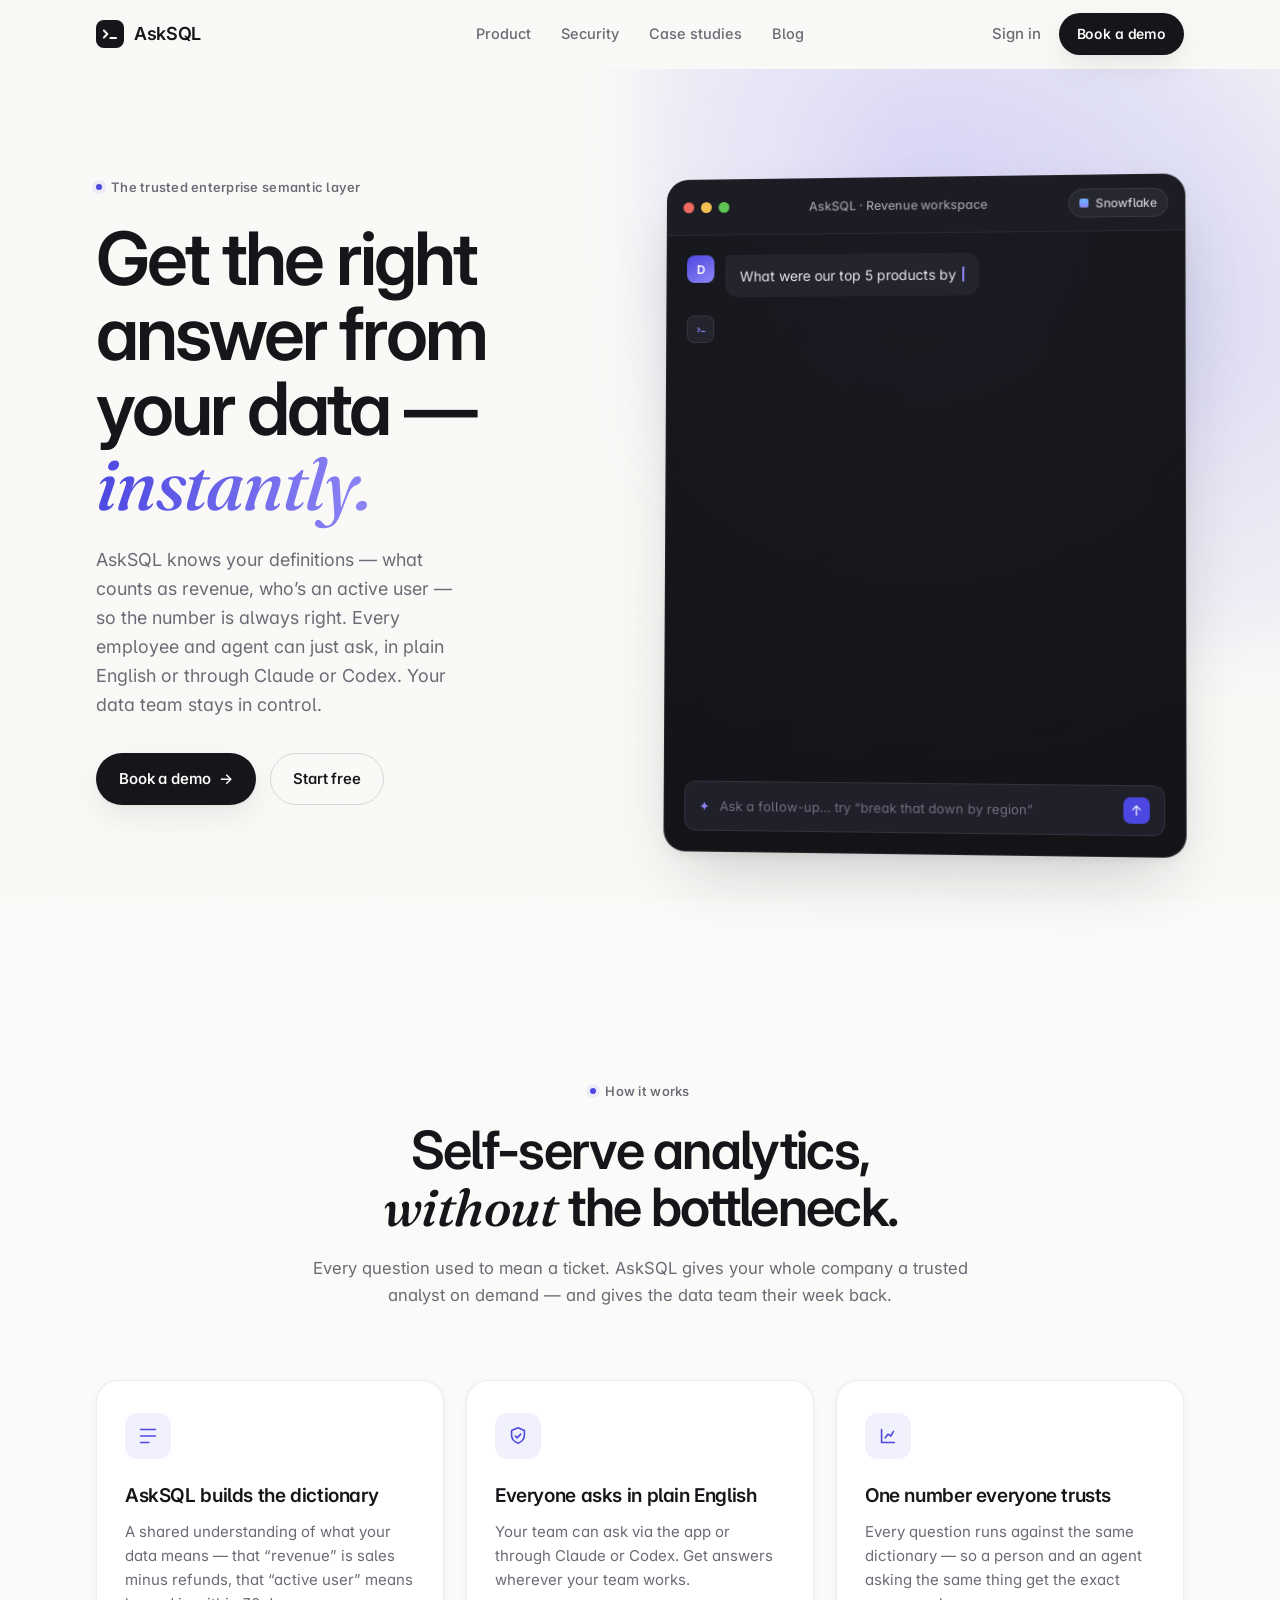
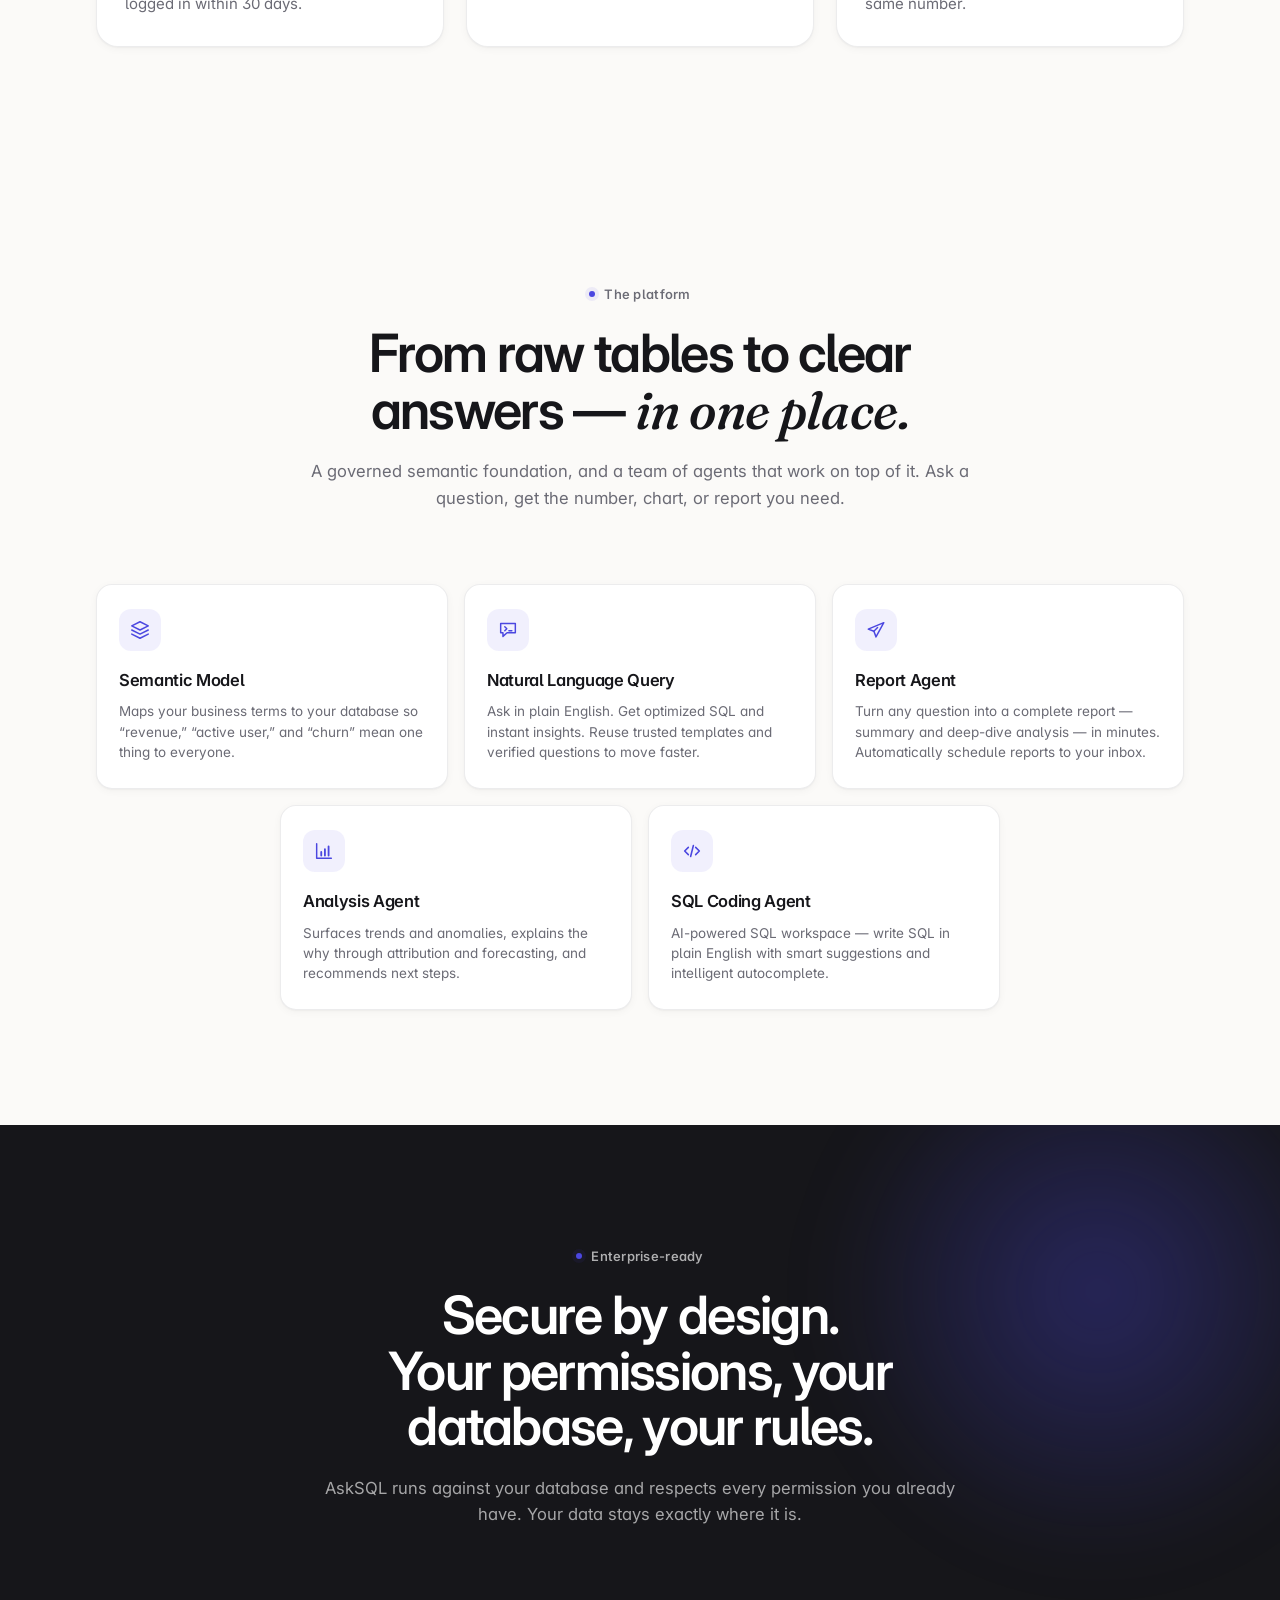
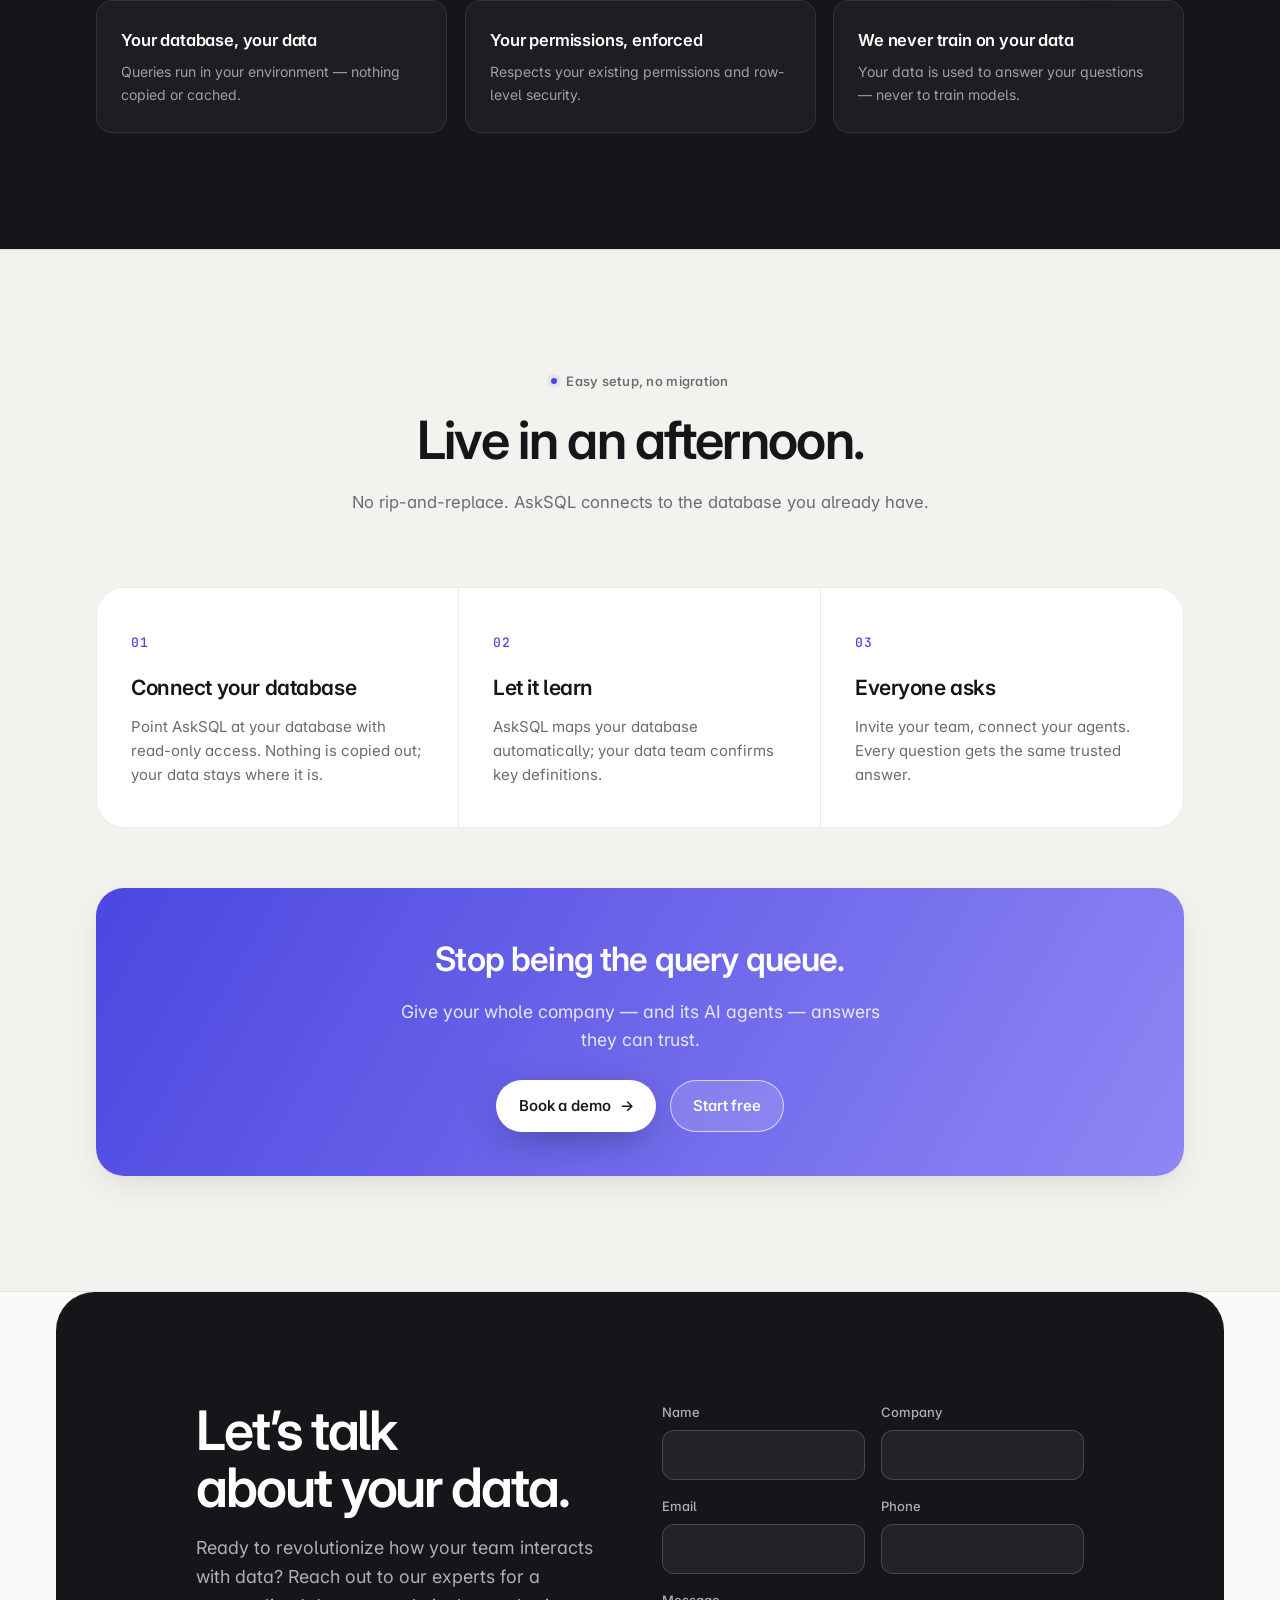
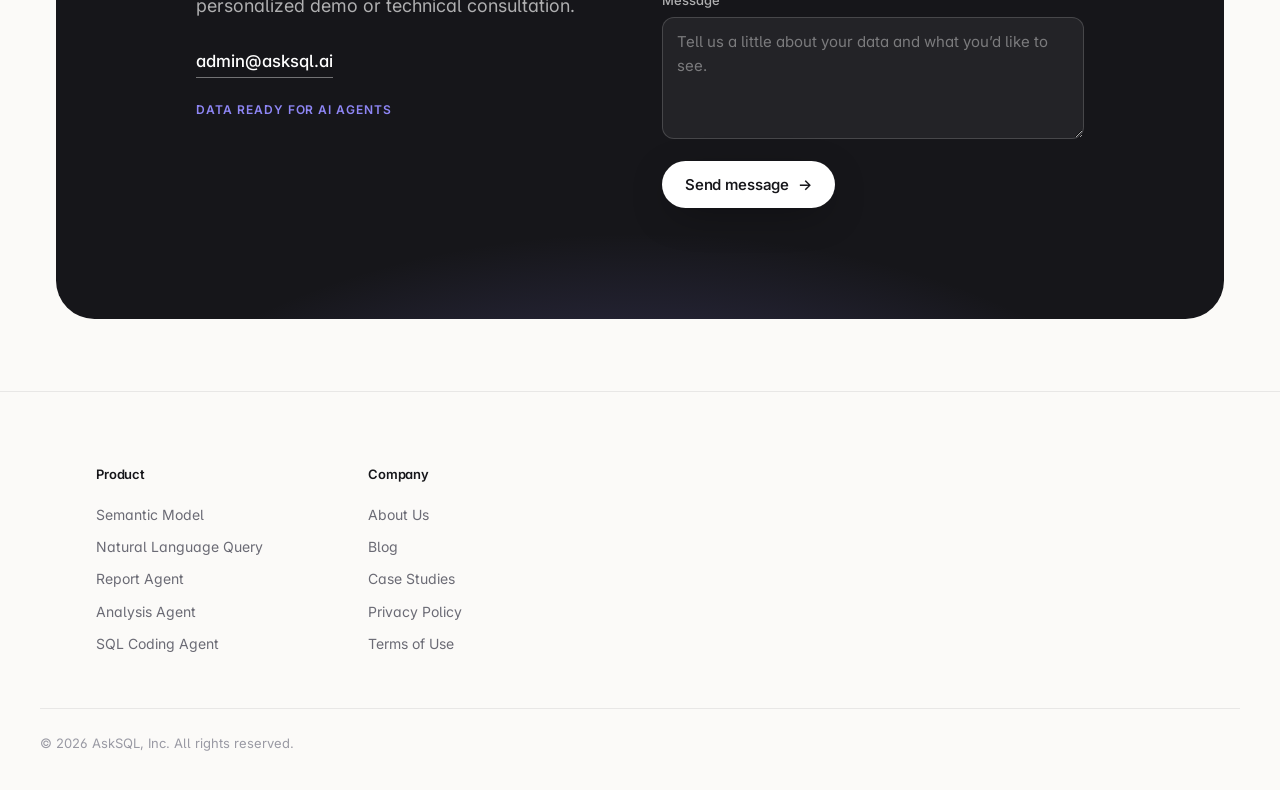
<file: index.html>
<!DOCTYPE html>
<html lang="en">
<head>
  <meta charset="UTF-8" />
  <meta name="viewport" content="width=device-width, initial-scale=1.0" />
  <title>AskSQL — Get the right answer from your data</title>
  <meta name="description" content="AskSQL turns plain-English questions into trusted, governed SQL. Give every team self-serve analytics — explainable, auditable, and instant. Your data never leaves your environment." />

  <meta property="og:title" content="AskSQL — Get the right answer from your data" />
  <meta property="og:description" content="Conversational analytics for the enterprise. Ask in words, get governed answers in seconds." />
  <meta property="og:type" content="website" />

  <link rel="preconnect" href="https://fonts.googleapis.com" />
  <link rel="preconnect" href="https://fonts.gstatic.com" crossorigin />
  <link href="https://fonts.googleapis.com/css2?family=Inter:ital,opsz,wght@0,14..32,400..700;1,14..32,400..600&family=Fraunces:ital,opsz,wght@1,9..144,400..600&family=JetBrains+Mono:wght@400;500;700&display=swap" rel="stylesheet" />

  <link rel="stylesheet" href="assets/styles.css" />
  <link rel="icon" href="data:image/svg+xml,%3Csvg xmlns='http://www.w3.org/2000/svg' viewBox='0 0 32 32'%3E%3Crect width='32' height='32' rx='8' fill='%231a1a20'/%3E%3Cpath d='M9 12.5l4 3.5-4 3.5M16.5 20.5h6.5' stroke='%23fff' stroke-width='2.2' fill='none' stroke-linecap='round' stroke-linejoin='round'/%3E%3C/svg%3E" />
</head>
<body>
  <a class="skip-link" href="#main">Skip to content</a>

  <!-- ───────────────────────── Navigation ───────────────────────── -->
  <header class="nav" id="nav">
    <div class="container nav__inner">
      <a class="brand" href="#" aria-label="AskSQL home">
        <span class="brand__mark" aria-hidden="true">
          <svg viewBox="0 0 32 32" width="28" height="28">
            <rect width="32" height="32" rx="9" fill="currentColor" />
            <path d="M9 12l4 4-4 4M16.5 20.5h6.5" stroke="var(--paper)" stroke-width="2.2" fill="none" stroke-linecap="round" stroke-linejoin="round" />
          </svg>
        </span>
        <span class="brand__word">AskSQL</span>
      </a>

      <nav class="nav__links" aria-label="Primary">
        <a href="#platform">Product</a>
        <a href="#security">Security</a>
        <a href="#">Case studies</a>
        <a href="blog/">Blog</a>
      </nav>

      <div class="nav__actions">
        <a class="link-muted" href="#">Sign in</a>
        <a class="btn btn--primary btn--sm" href="#cta">Book a demo</a>
      </div>

      <button class="nav__toggle" aria-label="Open menu" aria-expanded="false">
        <span></span><span></span>
      </button>
    </div>
  </header>

  <main id="main">
    <!-- ───────────────────────── Hero ───────────────────────── -->
    <section class="hero">
      <div class="hero__glow" aria-hidden="true"></div>
      <div class="container hero__inner">
        <div class="hero__copy">
          <p class="eyebrow" data-reveal>
            <span class="eyebrow__dot"></span>
            The trusted enterprise semantic layer
          </p>
          <h1 class="hero__title" data-reveal>
            Get the right answer from your data —
            <br /><em>instantly.</em>
          </h1>
          <p class="hero__sub" data-reveal>
            AskSQL knows your definitions — what counts as revenue, who’s an active
            user — so the number is always right. Every employee and agent can
            just ask, in plain English or through Claude or Codex. Your
            data team stays in control.
          </p>
          <div class="hero__cta" data-reveal>
            <a class="btn btn--primary" href="#cta">
              Book a demo
              <span class="btn__arrow" aria-hidden="true">→</span>
            </a>
            <a class="btn btn--ghost" href="#workflow">
              Start free
            </a>
          </div>
          <ul class="hero__trust" data-reveal>
            <li><span class="dot-check" aria-hidden="true"></span> Runs in your environment</li>
            <li><span class="dot-check" aria-hidden="true"></span> Live in minutes</li>
          </ul>
        </div>

        <!-- Product mockup -->
        <div class="hero__demo" data-reveal>
          <div class="window" role="img" aria-label="AskSQL converting a question into SQL and a chart">
            <div class="window__bar">
              <span class="window__dots"><i></i><i></i><i></i></span>
              <span class="window__title">AskSQL · Revenue workspace</span>
              <span class="window__warehouse"><span class="snow"></span> Snowflake</span>
            </div>
            <div class="window__body">
              <div class="thread">
                <!-- user message -->
                <div class="msg msg--user">
                  <div class="msg__avatar">D</div>
                  <div class="msg__bubble" id="typed-question"></div>
                </div>

                <!-- assistant message -->
                <div class="msg msg--ai" id="answer-block">
                  <div class="msg__avatar msg__avatar--ai" aria-hidden="true">
                    <svg viewBox="0 0 24 24" width="15" height="15"><path d="M7 9l3 3-3 3M13 15h5" stroke="currentColor" stroke-width="2" fill="none" stroke-linecap="round" stroke-linejoin="round"/></svg>
                  </div>
                  <div class="answer">
                    <div class="answer__tabs">
                      <button class="tab is-active">Answer</button>
                      <button class="tab">SQL</button>
                      <button class="tab">Chart</button>
                      <span class="answer__verified"><span class="dot-check"></span> Verified metric</span>
                    </div>

                    <p class="answer__lede">Your top 5 products by revenue last quarter:</p>

                    <div class="result">
                      <div class="result__row result__row--head">
                        <span>Product</span><span>Revenue</span><span>QoQ</span>
                      </div>
                      <div class="result__row" style="--bar:100%">
                        <span>Atlas Pro</span><span class="num">$1.84M</span><span class="up">▲ 18%</span>
                      </div>
                      <div class="result__row" style="--bar:78%">
                        <span>Orbit Cloud</span><span class="num">$1.43M</span><span class="up">▲ 12%</span>
                      </div>
                      <div class="result__row" style="--bar:61%">
                        <span>Beacon Suite</span><span class="num">$1.12M</span><span class="up">▲ 9%</span>
                      </div>
                      <div class="result__row" style="--bar:44%">
                        <span>Vault Secure</span><span class="num">$806K</span><span class="down">▼ 3%</span>
                      </div>
                      <div class="result__row" style="--bar:33%">
                        <span>Pulse Mobile</span><span class="num">$612K</span><span class="up">▲ 21%</span>
                      </div>
                    </div>

                    <div class="answer__sql">
                      <span class="kw">select</span> product_name, <span class="fn">sum</span>(revenue) <span class="kw">as</span> rev<br />
                      <span class="kw">from</span> <span class="tbl">finance.fct_orders</span><br />
                      <span class="kw">where</span> quarter = <span class="str">'2025-Q1'</span><br />
                      <span class="kw">group by</span> 1 <span class="kw">order by</span> 2 <span class="kw">desc</span> <span class="kw">limit</span> 5;
                    </div>
                  </div>
                </div>
              </div>

              <div class="composer">
                <span class="composer__spark" aria-hidden="true">✦</span>
                <span class="composer__placeholder">Ask a follow-up… try “break that down by region”</span>
                <span class="composer__send" aria-hidden="true">↑</span>
              </div>
            </div>
          </div>
        </div>
      </div>
    </section>

    <!-- ───────────────────────── Feature pillars ───────────────────────── -->
    <section class="section" id="features">
      <div class="container">
        <header class="section__head" data-reveal>
          <p class="eyebrow"><span class="eyebrow__dot"></span> How it works</p>
          <h2 class="section__title">Self-serve analytics,<br /><em>without</em> the bottleneck.</h2>
          <p class="section__lede">
            Every question used to mean a ticket. AskSQL gives your whole company a
            trusted analyst on demand — and gives the data team their week back.
          </p>
        </header>

        <div class="pillars">
          <article class="pillar" data-reveal>
            <span class="pillar__icon">
              <svg viewBox="0 0 24 24" width="22" height="22"><path d="M4 5h16M4 12h16M4 19h9" stroke="currentColor" stroke-width="1.7" stroke-linecap="round"/></svg>
            </span>
            <h3>AskSQL builds the dictionary</h3>
            <p>A shared understanding of what your data means — that “revenue” is sales minus refunds, that “active user” means logged in within 30 days.</p>
          </article>
          <article class="pillar" data-reveal>
            <span class="pillar__icon">
              <svg viewBox="0 0 24 24" width="22" height="22"><path d="M12 3l7 3v5c0 4.5-3 7.5-7 9-4-1.5-7-4.5-7-9V6l7-3z" stroke="currentColor" stroke-width="1.7" fill="none" stroke-linejoin="round"/><path d="M9 12l2 2 4-4" stroke="currentColor" stroke-width="1.7" fill="none" stroke-linecap="round" stroke-linejoin="round"/></svg>
            </span>
            <h3>Everyone asks in plain English</h3>
            <p>Your team can ask via the app or through Claude or Codex. Get answers wherever your team works.</p>
          </article>
          <article class="pillar" data-reveal>
            <span class="pillar__icon">
              <svg viewBox="0 0 24 24" width="22" height="22"><path d="M5 19V5M5 19h14" stroke="currentColor" stroke-width="1.7" stroke-linecap="round"/><path d="M9 14l3-4 3 2 3-5" stroke="currentColor" stroke-width="1.7" fill="none" stroke-linecap="round" stroke-linejoin="round"/></svg>
            </span>
            <h3>One number everyone trusts</h3>
            <p>Every question runs against the same dictionary — so a person and an agent asking the same thing get the exact same number.</p>
          </article>
        </div>
      </div>
    </section>

    <!-- ───────────────────────── Platform modules ───────────────────────── -->
    <section class="section" id="platform">
      <div class="container">
        <header class="section__head" data-reveal>
          <p class="eyebrow"><span class="eyebrow__dot"></span> The platform</p>
          <h2 class="section__title">From raw tables to clear answers — <em>in one place.</em></h2>
          <p class="section__lede">
            A governed semantic foundation, and a team of agents that work on top
            of it. Ask a question, get the number, chart, or report you need.
          </p>
        </header>

        <ol class="modules__grid" data-reveal>
          <li class="module">
            <span class="module__icon">
              <svg viewBox="0 0 24 24" width="22" height="22"><path d="M12 3l9 4.5-9 4.5-9-4.5L12 3z" stroke="currentColor" stroke-width="1.6" fill="none" stroke-linejoin="round"/><path d="M3 12l9 4.5 9-4.5" stroke="currentColor" stroke-width="1.6" fill="none" stroke-linecap="round" stroke-linejoin="round"/><path d="M3 16.5l9 4.5 9-4.5" stroke="currentColor" stroke-width="1.6" fill="none" stroke-linecap="round" stroke-linejoin="round"/></svg>
            </span>
            <h3>Semantic Model</h3>
            <p>Maps your business terms to your database so “revenue,” “active user,” and “churn” mean one thing to everyone.</p>
          </li>
          <li class="module">
            <span class="module__icon">
              <svg viewBox="0 0 24 24" width="22" height="22"><path d="M4 5h16v10h-9l-4.5 4V15H4V5z" stroke="currentColor" stroke-width="1.6" fill="none" stroke-linejoin="round"/><path d="M8.5 8.5l2.2 2.2-2.2 2.2M13 12.7h3.2" stroke="currentColor" stroke-width="1.6" fill="none" stroke-linecap="round" stroke-linejoin="round"/></svg>
            </span>
            <h3>Natural Language Query</h3>
            <p>Ask in plain English. Get optimized SQL and instant insights. Reuse trusted templates and verified questions to move faster.</p>
          </li>
          <li class="module">
            <span class="module__icon">
              <svg viewBox="0 0 24 24" width="22" height="22"><path d="M20.5 4L3.5 11l6.2 2.3L12 19.5 20.5 4z" stroke="currentColor" stroke-width="1.6" fill="none" stroke-linejoin="round"/><path d="M9.7 13.3l4-4" stroke="currentColor" stroke-width="1.6" stroke-linecap="round"/></svg>
            </span>
            <h3>Report Agent</h3>
            <p>Turn any question into a complete report — summary and deep-dive analysis — in minutes. Automatically schedule reports to your inbox.</p>
          </li>
          <li class="module">
            <span class="module__icon">
              <svg viewBox="0 0 24 24" width="22" height="22"><path d="M4 20V4M4 20h16" stroke="currentColor" stroke-width="1.6" stroke-linecap="round"/><path d="M9 17v-4M13 17v-7M17 17v-10" stroke="currentColor" stroke-width="2" stroke-linecap="round"/></svg>
            </span>
            <h3>Analysis Agent</h3>
            <p>Surfaces trends and anomalies, explains the why through attribution and forecasting, and recommends next steps.</p>
          </li>
          <li class="module">
            <span class="module__icon">
              <svg viewBox="0 0 24 24" width="22" height="22"><path d="M8 8l-4 4 4 4M16 8l4 4-4 4" stroke="currentColor" stroke-width="1.7" fill="none" stroke-linecap="round" stroke-linejoin="round"/><path d="M13.5 6l-3 12" stroke="currentColor" stroke-width="1.7" fill="none" stroke-linecap="round"/></svg>
            </span>
            <h3>SQL Coding Agent</h3>
            <p>AI-powered SQL workspace — write SQL in plain English with smart suggestions and intelligent autocomplete.</p>
          </li>
        </ol>
      </div>
    </section>

    <!-- ───────────────────────── Security ───────────────────────── -->
    <section class="section security" id="security">
      <div class="security__glow" aria-hidden="true"></div>
      <div class="container">
        <header class="section__head section__head--invert" data-reveal>
          <p class="eyebrow eyebrow--invert"><span class="eyebrow__dot"></span> Enterprise-ready</p>
          <h2 class="section__title">Secure by design.<br />Your permissions, your database, your rules.</h2>
          <p class="section__lede section__lede--invert">
            AskSQL runs against your database and respects every permission you
            already have. Your data stays exactly where it is.
          </p>
        </header>

        <div class="sec-grid">
          <div class="sec-card" data-reveal>
            <h3>Your database, your data</h3>
            <p>Queries run in your environment — nothing copied or cached.</p>
          </div>
          <div class="sec-card" data-reveal>
            <h3>Your permissions, enforced</h3>
            <p>Respects your existing permissions and row-level security.</p>
          </div>
          <div class="sec-card" data-reveal>
            <h3>We never train on your data</h3>
            <p>Your data is used to answer your questions — never to train models.</p>
          </div>
        </div>
      </div>
    </section>

    <!-- ───────────────────────── How it works ───────────────────────── -->
    <section class="section section--alt" id="workflow">
      <div class="container">
        <header class="section__head" data-reveal>
          <p class="eyebrow"><span class="eyebrow__dot"></span> Easy setup, no migration</p>
          <h2 class="section__title">Live in an afternoon.</h2>
          <p class="section__lede">No rip-and-replace. AskSQL connects to the database you already have.</p>
        </header>

        <ol class="steps">
          <li class="step" data-reveal>
            <span class="step__num">01</span>
            <h3>Connect your database</h3>
            <p>Point AskSQL at your database with read-only access. Nothing is copied out; your data stays where it is.</p>
          </li>
          <li class="step" data-reveal>
            <span class="step__num">02</span>
            <h3>Let it learn</h3>
            <p>AskSQL maps your database automatically; your data team confirms key definitions.</p>
          </li>
          <li class="step" data-reveal>
            <span class="step__num">03</span>
            <h3>Everyone asks</h3>
            <p>Invite your team, connect your agents. Every question gets the same trusted answer.</p>
          </li>
        </ol>

        <div class="workflow__cta-band" data-reveal>
          <p class="workflow__cta-band-title">Stop being the query queue.</p>
          <p class="workflow__cta-band-sub">Give your whole company — and its AI agents — answers they can trust.</p>
          <div class="workflow__cta">
            <a class="btn btn--light" href="#cta">Book a demo <span class="btn__arrow" aria-hidden="true">→</span></a>
            <a class="btn btn--ghost-light" href="#workflow">Start free</a>
          </div>
        </div>
      </div>
    </section>

    <!-- ───────────────────────── Contact / book a demo ───────────────────────── -->
    <section class="cta-band" id="cta">
      <div class="cta-band__glow" aria-hidden="true"></div>
      <div class="container contact" data-reveal>
        <div class="contact__intro">
          <h2 class="cta-band__title">Let’s talk<br />about your data.</h2>
          <p class="cta-band__sub">
            Ready to revolutionize how your team interacts with data? Reach out to
            our experts for a personalized demo or technical consultation.
          </p>
          <a class="contact__email" href="mailto:admin@asksql.ai">admin@asksql.ai</a>
          <p class="contact__tagline">Data Ready for AI Agents</p>
        </div>

        <form class="contact__form" id="demo-form" novalidate>
          <div class="field-row">
            <label class="field">
              <span>Name</span>
              <input type="text" name="name" autocomplete="name" required />
            </label>
            <label class="field">
              <span>Company</span>
              <input type="text" name="company" autocomplete="organization" />
            </label>
          </div>
          <div class="field-row">
            <label class="field">
              <span>Email</span>
              <input type="email" name="email" autocomplete="email" required />
            </label>
            <label class="field">
              <span>Phone</span>
              <input type="tel" name="phone" autocomplete="tel" />
            </label>
          </div>
          <label class="field">
            <span>Message</span>
            <textarea name="message" rows="4" placeholder="Tell us a little about your data and what you’d like to see."></textarea>
          </label>
          <button type="submit" class="btn btn--light contact__submit">
            Send message <span class="btn__arrow" aria-hidden="true">→</span>
          </button>
          <p class="contact__note" id="demo-form-note" role="status" hidden></p>
        </form>
      </div>
    </section>
  </main>

  <!-- ───────────────────────── Footer ───────────────────────── -->
  <footer class="footer">
    <div class="container footer__inner">
      <nav class="footer__cols" aria-label="Footer">
        <div class="footer__col">
          <h4>Product</h4>
          <a href="#platform">Semantic Model</a>
          <a href="#platform">Natural Language Query</a>
          <a href="#platform">Report Agent</a>
          <a href="#platform">Analysis Agent</a>
          <a href="#platform">SQL Coding Agent</a>
        </div>
        <div class="footer__col">
          <h4>Company</h4>
          <a href="#">About Us</a>
          <a href="blog/">Blog</a>
          <a href="#">Case Studies</a>
          <a href="#">Privacy Policy</a>
          <a href="#">Terms of Use</a>
        </div>
      </nav>
    </div>
    <div class="container footer__bottom">
      <span>© 2026 AskSQL, Inc. All rights reserved.</span>
    </div>
  </footer>

  <script src="assets/app.js" defer></script>
</body>
</html>
</file>
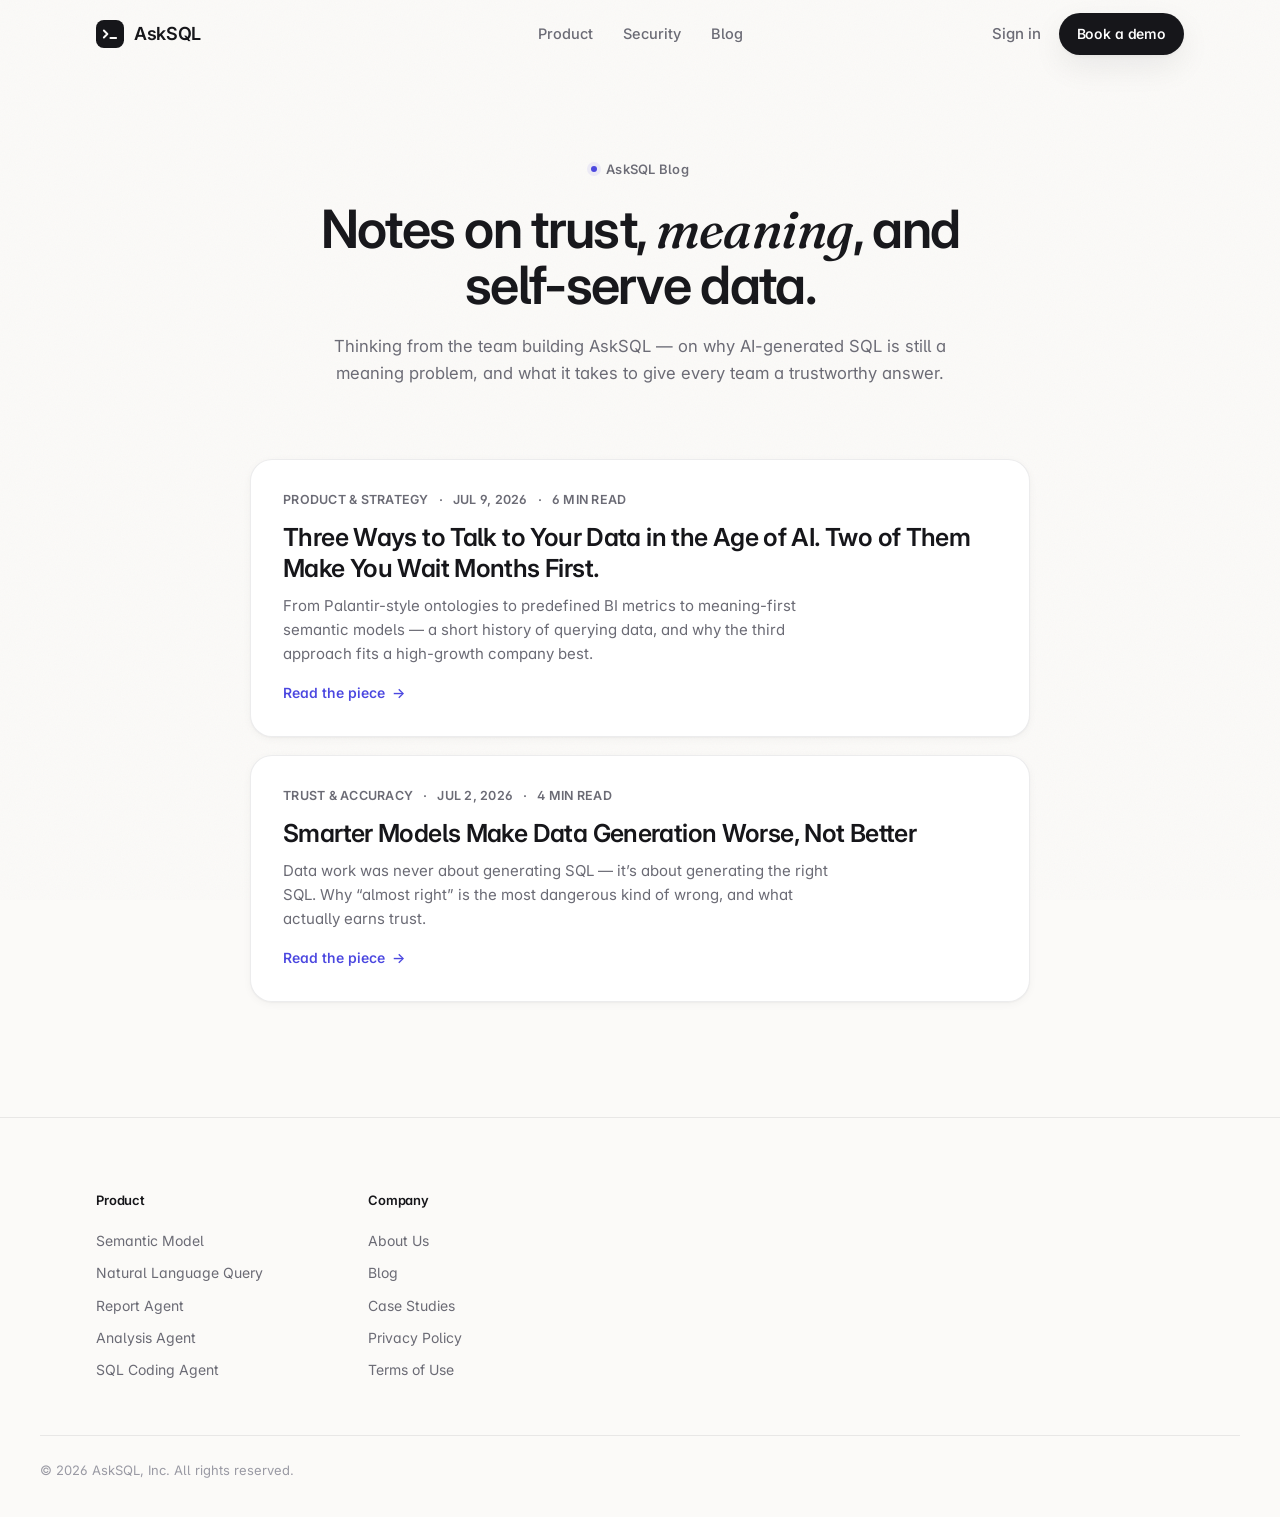
<file: blog/index.html>
<!DOCTYPE html>
<html lang="en">
<head>
  <meta charset="UTF-8" />
  <meta name="viewport" content="width=device-width, initial-scale=1.0" />
  <title>Blog — AskSQL</title>
  <meta name="description" content="Notes on trust, semantics, and self-serve analytics from the team building AskSQL." />

  <meta property="og:title" content="Blog — AskSQL" />
  <meta property="og:description" content="Notes on trust, semantics, and self-serve analytics from the team building AskSQL." />
  <meta property="og:type" content="website" />

  <link rel="preconnect" href="https://fonts.googleapis.com" />
  <link rel="preconnect" href="https://fonts.gstatic.com" crossorigin />
  <link href="https://fonts.googleapis.com/css2?family=Inter:ital,opsz,wght@0,14..32,400..700;1,14..32,400..600&family=Fraunces:ital,opsz,wght@1,9..144,400..600&family=JetBrains+Mono:wght@400;500;700&display=swap" rel="stylesheet" />

  <link rel="stylesheet" href="../assets/styles.css" />
  <link rel="icon" href="data:image/svg+xml,%3Csvg xmlns='http://www.w3.org/2000/svg' viewBox='0 0 32 32'%3E%3Crect width='32' height='32' rx='8' fill='%231a1a20'/%3E%3Cpath d='M9 12.5l4 3.5-4 3.5M16.5 20.5h6.5' stroke='%23fff' stroke-width='2.2' fill='none' stroke-linecap='round' stroke-linejoin='round'/%3E%3C/svg%3E" />
</head>
<body>
  <a class="skip-link" href="#main">Skip to content</a>

  <!-- ───────────────────────── Navigation ───────────────────────── -->
  <header class="nav" id="nav">
    <div class="container nav__inner">
      <a class="brand" href="../index.html" aria-label="AskSQL home">
        <span class="brand__mark" aria-hidden="true">
          <svg viewBox="0 0 32 32" width="28" height="28">
            <rect width="32" height="32" rx="9" fill="currentColor" />
            <path d="M9 12l4 4-4 4M16.5 20.5h6.5" stroke="var(--paper)" stroke-width="2.2" fill="none" stroke-linecap="round" stroke-linejoin="round" />
          </svg>
        </span>
        <span class="brand__word">AskSQL</span>
      </a>

      <nav class="nav__links" aria-label="Primary">
        <a href="../index.html#platform">Product</a>
        <a href="../index.html#security">Security</a>
        <a href="./">Blog</a>
      </nav>

      <div class="nav__actions">
        <a class="link-muted" href="../index.html#">Sign in</a>
        <a class="btn btn--primary btn--sm" href="../index.html#cta">Book a demo</a>
      </div>

      <button class="nav__toggle" aria-label="Open menu" aria-expanded="false">
        <span></span><span></span>
      </button>
    </div>
  </header>

  <main id="main">
    <!-- ───────────────────────── Blog header ───────────────────────── -->
    <section class="blog-hero">
      <div class="container">
        <header class="section__head" data-reveal>
          <p class="eyebrow"><span class="eyebrow__dot"></span> AskSQL Blog</p>
          <h1 class="section__title">Notes on trust, <em>meaning</em>, and self-serve data.</h1>
          <p class="section__lede">Thinking from the team building AskSQL — on why AI-generated SQL is still a meaning problem, and what it takes to give every team a trustworthy answer.</p>
        </header>
      </div>
    </section>

    <!-- ───────────────────────── Post list ───────────────────────── -->
    <section class="section blog-list">
      <div class="container">
        <div class="blog-grid">
          <a class="post-card" href="semantic-layer-vs-text-to-sql/" data-reveal>
            <div class="post-card__meta">
              <span>Product &amp; strategy</span>
              <span class="dot" aria-hidden="true">·</span>
              <span>Jul 9, 2026</span>
              <span class="dot" aria-hidden="true">·</span>
              <span>6 min read</span>
            </div>
            <h2 class="post-card__title">Three Ways to Talk to Your Data in the Age of AI. Two of Them Make You Wait Months First.</h2>
            <p class="post-card__excerpt">From Palantir-style ontologies to predefined BI metrics to meaning-first semantic models — a short history of querying data, and why the third approach fits a high-growth company best.</p>
            <span class="post-card__read">Read the piece <span class="btn__arrow" aria-hidden="true">→</span></span>
          </a>

          <a class="post-card" href="text-to-sql-accuracy/" data-reveal>
            <div class="post-card__meta">
              <span>Trust &amp; accuracy</span>
              <span class="dot" aria-hidden="true">·</span>
              <span>Jul 2, 2026</span>
              <span class="dot" aria-hidden="true">·</span>
              <span>4 min read</span>
            </div>
            <h2 class="post-card__title">Smarter Models Make Data Generation Worse, Not Better</h2>
            <p class="post-card__excerpt">Data work was never about generating SQL — it’s about generating the right SQL. Why “almost right” is the most dangerous kind of wrong, and what actually earns trust.</p>
            <span class="post-card__read">Read the piece <span class="btn__arrow" aria-hidden="true">→</span></span>
          </a>
        </div>
      </div>
    </section>
  </main>

  <!-- ───────────────────────── Footer ───────────────────────── -->
  <footer class="footer">
    <div class="container footer__inner">
      <nav class="footer__cols" aria-label="Footer">
        <div class="footer__col">
          <h4>Product</h4>
          <a href="../index.html#platform">Semantic Model</a>
          <a href="../index.html#platform">Natural Language Query</a>
          <a href="../index.html#platform">Report Agent</a>
          <a href="../index.html#platform">Analysis Agent</a>
          <a href="../index.html#platform">SQL Coding Agent</a>
        </div>
        <div class="footer__col">
          <h4>Company</h4>
          <a href="../index.html#">About Us</a>
          <a href="./">Blog</a>
          <a href="../index.html#">Case Studies</a>
          <a href="../index.html#">Privacy Policy</a>
          <a href="../index.html#">Terms of Use</a>
        </div>
      </nav>
    </div>
    <div class="container footer__bottom">
      <span>© 2026 AskSQL, Inc. All rights reserved.</span>
    </div>
  </footer>

  <script src="../assets/app.js" defer></script>
</body>
</html>
</file>
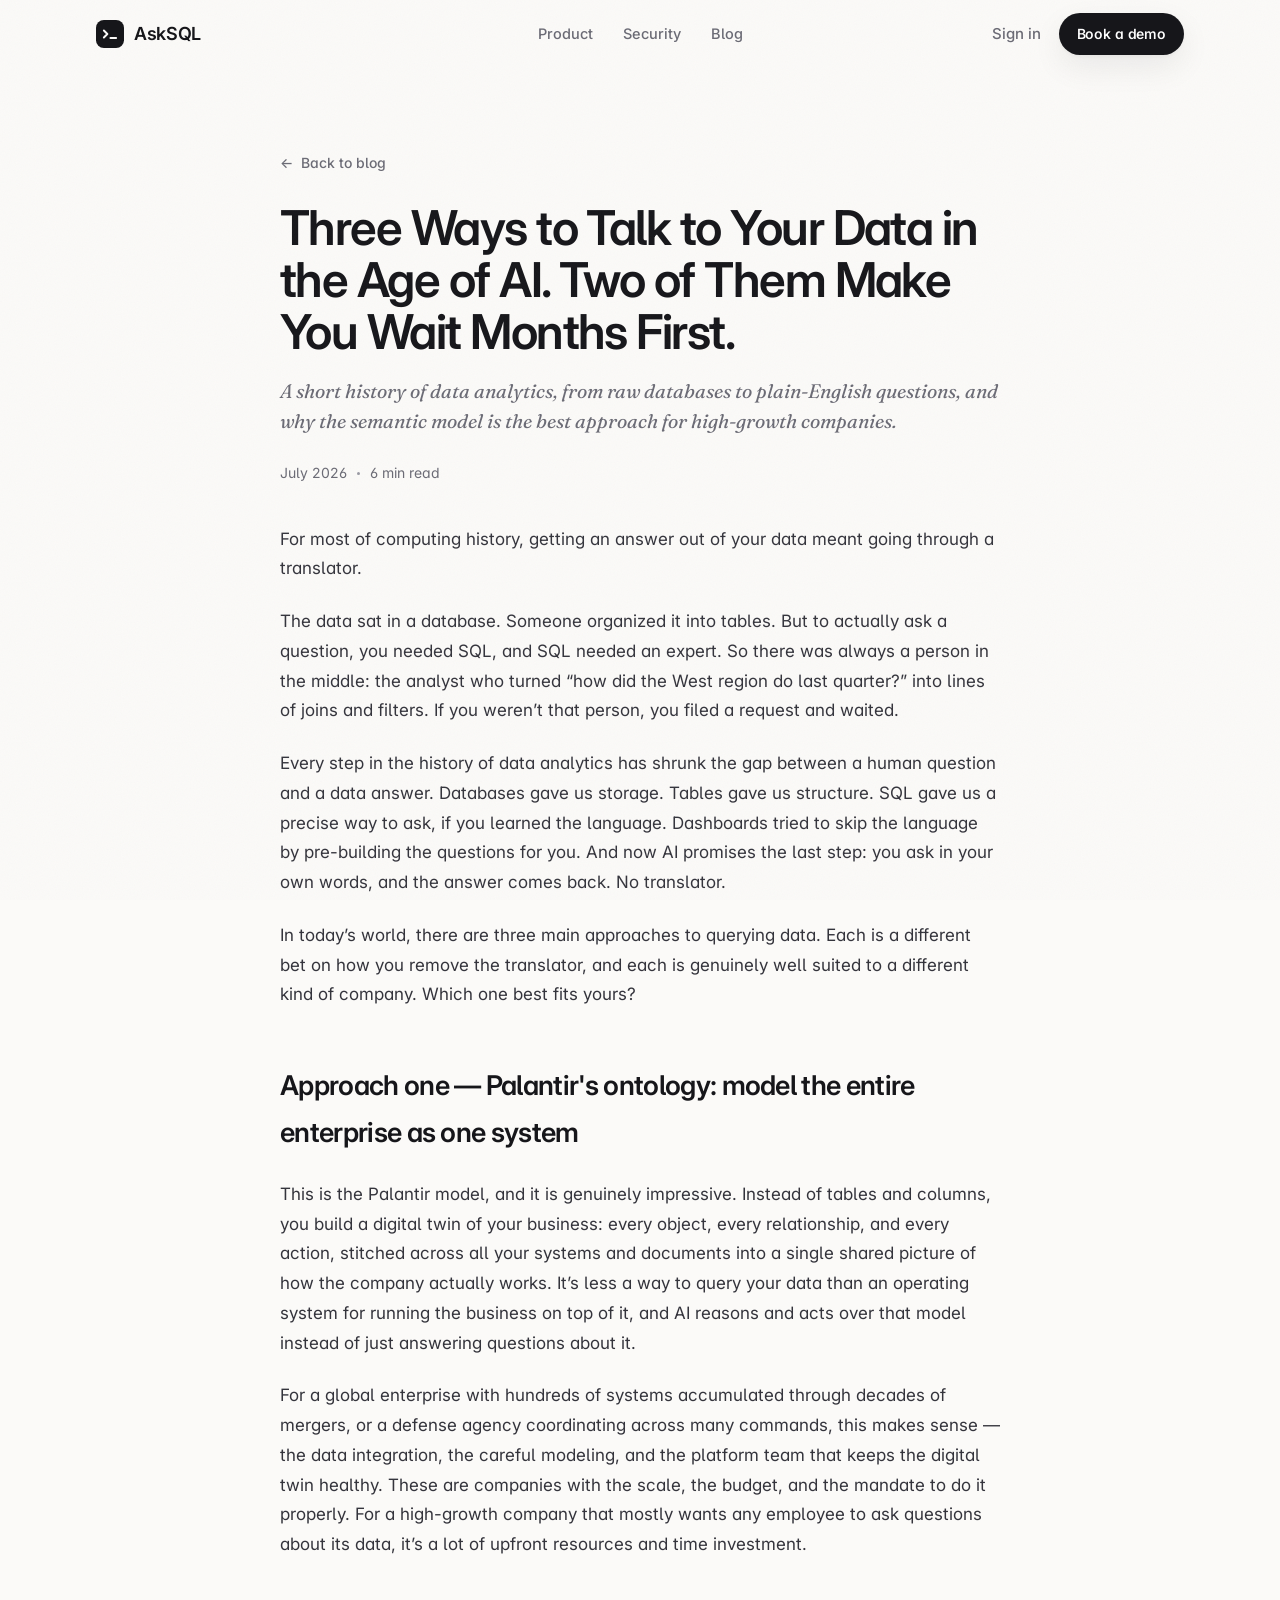
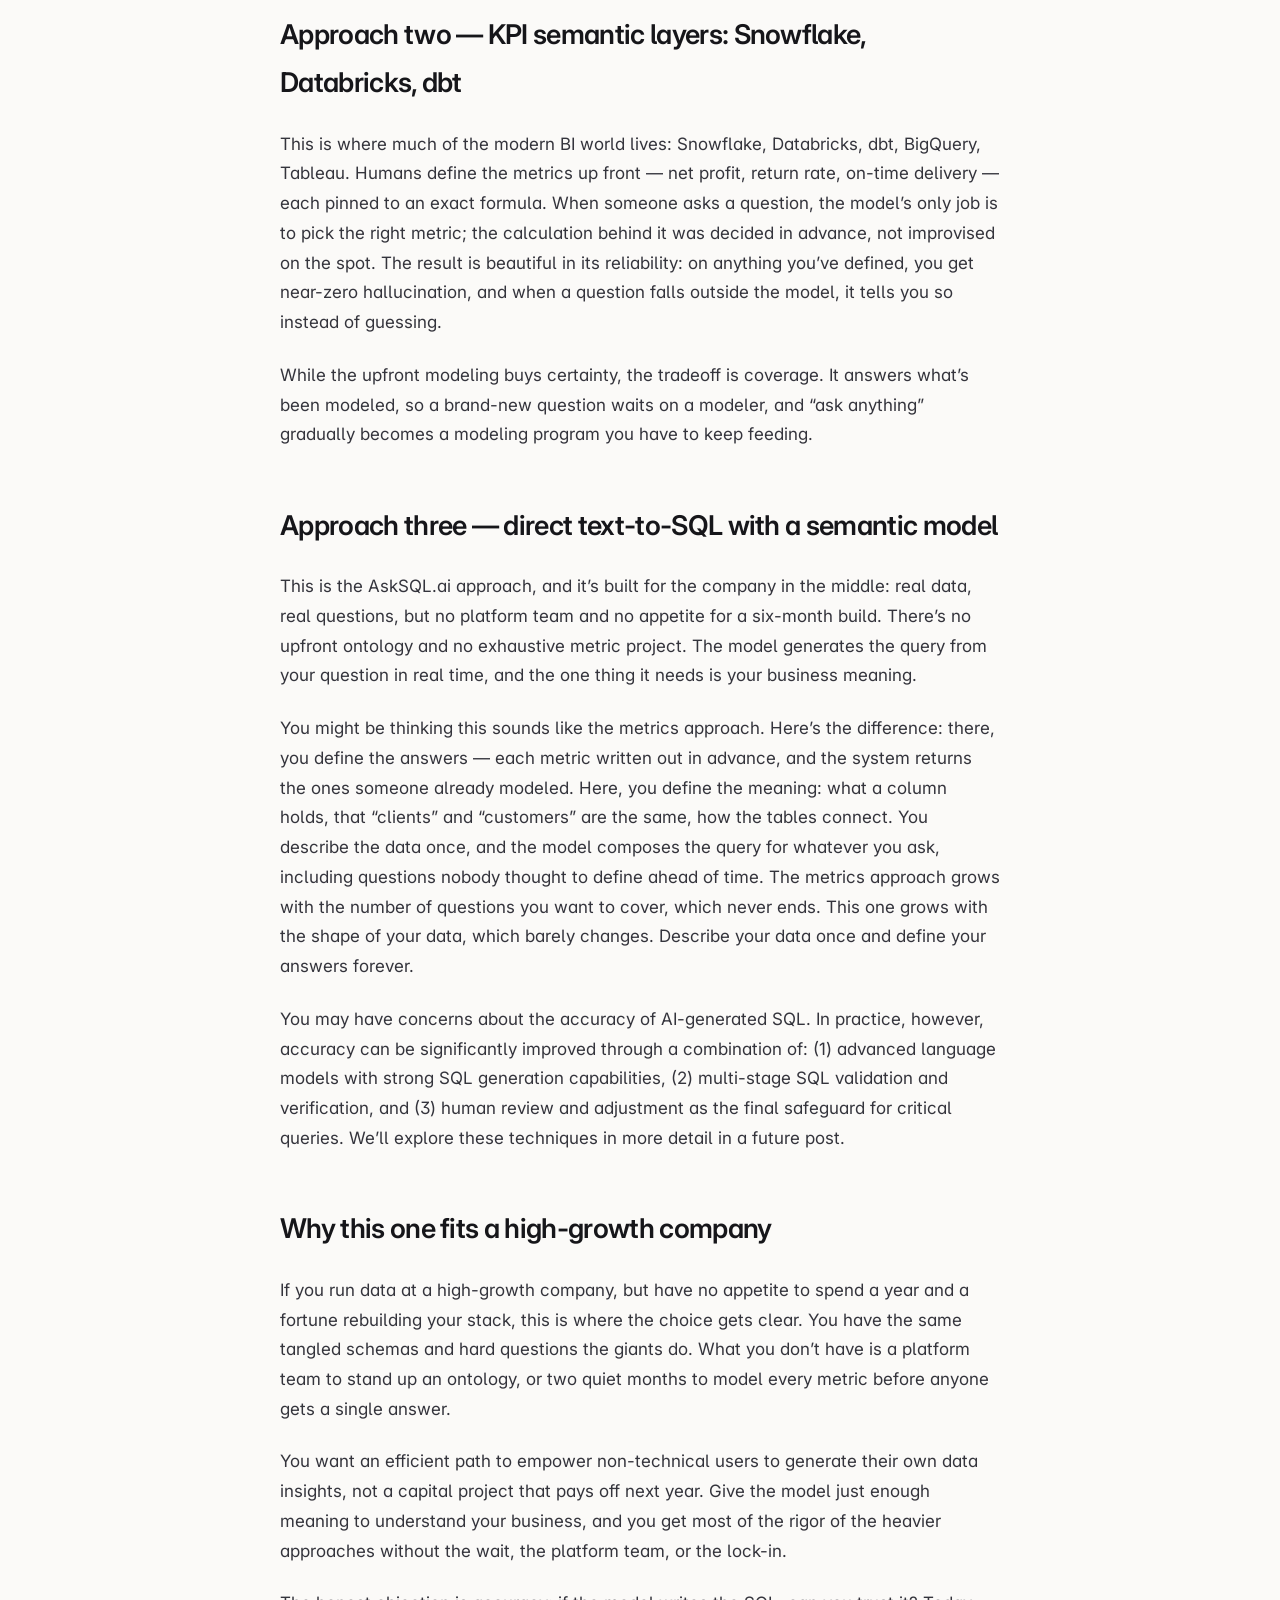
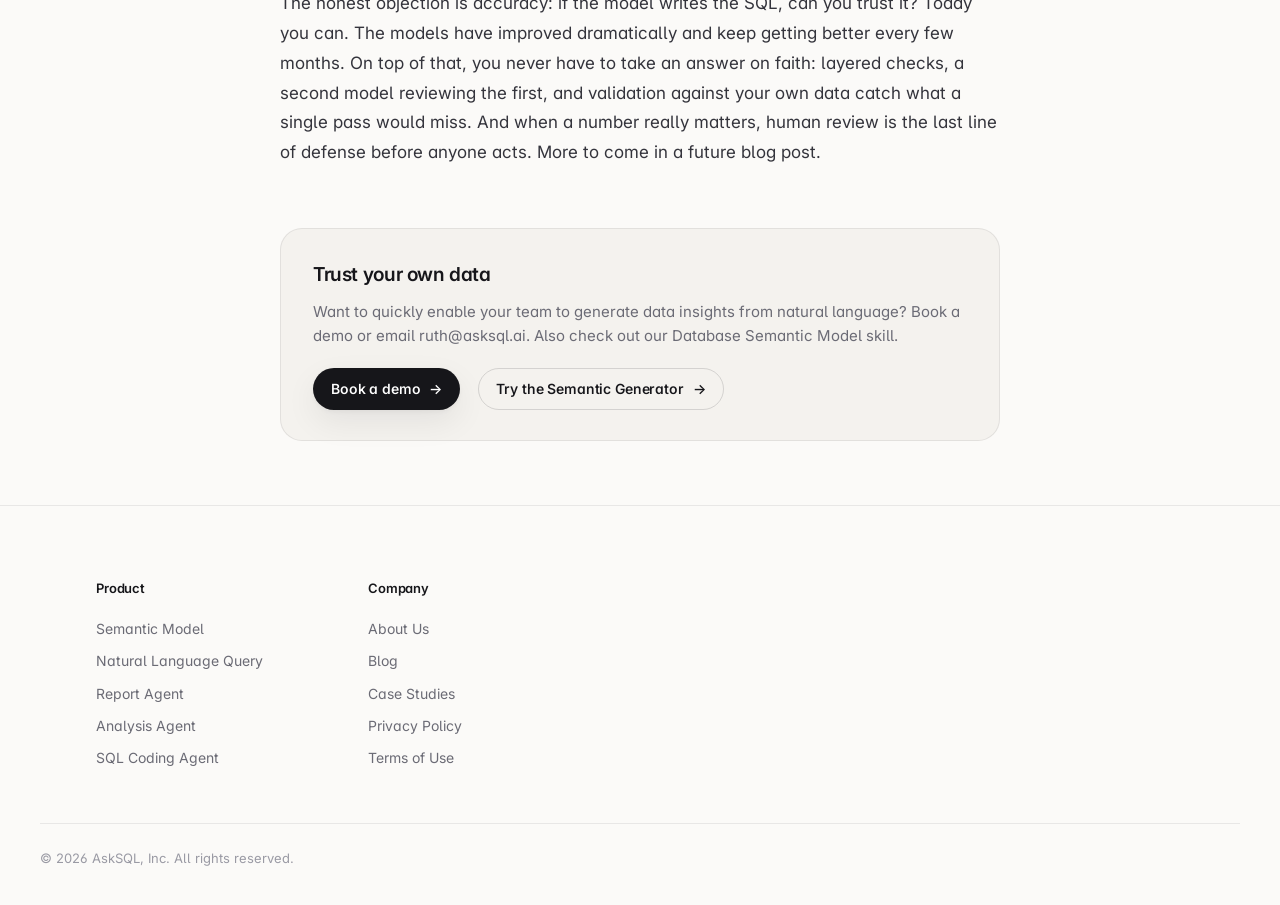
<file: blog/semantic-layer-vs-text-to-sql/index.html>
<!DOCTYPE html>
<html lang="en">
<head>
  <meta charset="UTF-8" />
  <meta name="viewport" content="width=device-width, initial-scale=1.0" />
  <title>Semantic Layer vs Text-to-SQL: 3 Ways to Query Data | AskSQL</title>
  <meta name="description" content="Palantir ontology, KPI semantic layers, or direct text-to-SQL? Comparing three ways to query data with AI, and which fits a high-growth company." />
  <link rel="canonical" href="https://ruth-git0.github.io/ask-sql-site/blog/semantic-layer-vs-text-to-sql/" />

  <meta property="og:title" content="Three Ways to Talk to Your Data in the Age of AI. Two of Them Make You Wait Months First." />
  <meta property="og:description" content="Palantir ontology, KPI semantic layers, or direct text-to-SQL? Comparing three ways to query data with AI, and which fits a high-growth company." />
  <meta property="og:type" content="article" />

  <link rel="preconnect" href="https://fonts.googleapis.com" />
  <link rel="preconnect" href="https://fonts.gstatic.com" crossorigin />
  <link href="https://fonts.googleapis.com/css2?family=Inter:ital,opsz,wght@0,14..32,400..700;1,14..32,400..600&family=Fraunces:ital,opsz,wght@1,9..144,400..600&family=JetBrains+Mono:wght@400;500;700&display=swap" rel="stylesheet" />

  <link rel="stylesheet" href="../../assets/styles.css" />
  <link rel="icon" href="data:image/svg+xml,%3Csvg xmlns='http://www.w3.org/2000/svg' viewBox='0 0 32 32'%3E%3Crect width='32' height='32' rx='8' fill='%231a1a20'/%3E%3Cpath d='M9 12.5l4 3.5-4 3.5M16.5 20.5h6.5' stroke='%23fff' stroke-width='2.2' fill='none' stroke-linecap='round' stroke-linejoin='round'/%3E%3C/svg%3E" />
</head>
<body>
  <a class="skip-link" href="#main">Skip to content</a>

  <!-- ───────────────────────── Navigation ───────────────────────── -->
  <header class="nav" id="nav">
    <div class="container nav__inner">
      <a class="brand" href="../../index.html" aria-label="AskSQL home">
        <span class="brand__mark" aria-hidden="true">
          <svg viewBox="0 0 32 32" width="28" height="28">
            <rect width="32" height="32" rx="9" fill="currentColor" />
            <path d="M9 12l4 4-4 4M16.5 20.5h6.5" stroke="var(--paper)" stroke-width="2.2" fill="none" stroke-linecap="round" stroke-linejoin="round" />
          </svg>
        </span>
        <span class="brand__word">AskSQL</span>
      </a>

      <nav class="nav__links" aria-label="Primary">
        <a href="../../index.html#platform">Product</a>
        <a href="../../index.html#security">Security</a>
        <a href="../">Blog</a>
      </nav>

      <div class="nav__actions">
        <a class="link-muted" href="../../index.html#">Sign in</a>
        <a class="btn btn--primary btn--sm" href="../../index.html#cta">Book a demo</a>
      </div>

      <button class="nav__toggle" aria-label="Open menu" aria-expanded="false">
        <span></span><span></span>
      </button>
    </div>
  </header>

  <main id="main">
    <!-- ───────────────────────── Article header ───────────────────────── -->
    <section class="article-hero">
      <div class="container">
        <div class="article-hero__inner">
          <a class="article-hero__back" href="../">
            <span aria-hidden="true">←</span> Back to blog
          </a>
          <h1 class="article-hero__title">Three Ways to Talk to Your Data in the Age of AI. Two of Them Make You Wait Months First.</h1>
          <p class="article-hero__sub">A short history of data analytics, from raw databases to plain-English questions, and why the semantic model is the best approach for high-growth companies.</p>
          <div class="article-hero__meta">
            <span>July 2026</span>
            <span class="dot" aria-hidden="true"></span>
            <span>6 min read</span>
          </div>
        </div>
      </div>
    </section>

    <!-- ───────────────────────── Article body ───────────────────────── -->
    <article class="article">
      <div class="container">
        <div class="article__body">
          <p>For most of computing history, getting an answer out of your data meant going through a translator.</p>

          <p>The data sat in a database. Someone organized it into tables. But to actually ask a question, you needed SQL, and SQL needed an expert. So there was always a person in the middle: the analyst who turned “how did the West region do last quarter?” into lines of joins and filters. If you weren’t that person, you filed a request and waited.</p>

          <p>Every step in the history of data analytics has shrunk the gap between a human question and a data answer. Databases gave us storage. Tables gave us structure. SQL gave us a precise way to ask, if you learned the language. Dashboards tried to skip the language by pre-building the questions for you. And now AI promises the last step: you ask in your own words, and the answer comes back. No translator.</p>

          <p>In today’s world, there are three main approaches to querying data. Each is a different bet on how you remove the translator, and each is genuinely well suited to a different kind of company. Which one best fits yours?</p>

          <h2>Approach one — Palantir's ontology: model the entire enterprise as one system</h2>

          <p>This is the Palantir model, and it is genuinely impressive. Instead of tables and columns, you build a digital twin of your business: every object, every relationship, and every action, stitched across all your systems and documents into a single shared picture of how the company actually works. It’s less a way to query your data than an operating system for running the business on top of it, and AI reasons and acts over that model instead of just answering questions about it.</p>

          <p>For a global enterprise with hundreds of systems accumulated through decades of mergers, or a defense agency coordinating across many commands, this makes sense — the data integration, the careful modeling, and the platform team that keeps the digital twin healthy. These are companies with the scale, the budget, and the mandate to do it properly. For a high-growth company that mostly wants any employee to ask questions about its data, it’s a lot of upfront resources and time investment.</p>

          <h2>Approach two — KPI semantic layers: Snowflake, Databricks, dbt</h2>

          <p>This is where much of the modern BI world lives: Snowflake, Databricks, dbt, BigQuery, Tableau. Humans define the metrics up front — net profit, return rate, on-time delivery — each pinned to an exact formula. When someone asks a question, the model’s only job is to pick the right metric; the calculation behind it was decided in advance, not improvised on the spot. The result is beautiful in its reliability: on anything you’ve defined, you get near-zero hallucination, and when a question falls outside the model, it tells you so instead of guessing.</p>

          <p>While the upfront modeling buys certainty, the tradeoff is coverage. It answers what’s been modeled, so a brand-new question waits on a modeler, and “ask anything” gradually becomes a modeling program you have to keep feeding.</p>

          <h2>Approach three — direct text-to-SQL with a semantic model</h2>

          <p>This is the AskSQL.ai approach, and it’s built for the company in the middle: real data, real questions, but no platform team and no appetite for a six-month build. There’s no upfront ontology and no exhaustive metric project. The model generates the query from your question in real time, and the one thing it needs is your business meaning.</p>

          <p>You might be thinking this sounds like the metrics approach. Here’s the difference: there, you define the answers — each metric written out in advance, and the system returns the ones someone already modeled. Here, you define the meaning: what a column holds, that “clients” and “customers” are the same, how the tables connect. You describe the data once, and the model composes the query for whatever you ask, including questions nobody thought to define ahead of time. The metrics approach grows with the number of questions you want to cover, which never ends. This one grows with the shape of your data, which barely changes. Describe your data once and define your answers forever.</p>

          <p>You may have concerns about the accuracy of AI-generated SQL. In practice, however, accuracy can be significantly improved through a combination of: (1) advanced language models with strong SQL generation capabilities, (2) multi-stage SQL validation and verification, and (3) human review and adjustment as the final safeguard for critical queries. We’ll explore these techniques in more detail in a future post.</p>

          <h2>Why this one fits a high-growth company</h2>

          <p>If you run data at a high-growth company, but have no appetite to spend a year and a fortune rebuilding your stack, this is where the choice gets clear. You have the same tangled schemas and hard questions the giants do. What you don’t have is a platform team to stand up an ontology, or two quiet months to model every metric before anyone gets a single answer.</p>

          <p>You want an efficient path to empower non-technical users to generate their own data insights, not a capital project that pays off next year. Give the model just enough meaning to understand your business, and you get most of the rigor of the heavier approaches without the wait, the platform team, or the lock-in.</p>

          <p>The honest objection is accuracy: if the model writes the SQL, can you trust it? Today you can. The models have improved dramatically and keep getting better every few months. On top of that, you never have to take an answer on faith: layered checks, a second model reviewing the first, and validation against your own data catch what a single pass would miss. And when a number really matters, human review is the last line of defense before anyone acts. More to come in a future blog post.</p>
        </div>

        <div class="article__cta">
          <h3>Trust your own data</h3>
          <p>Want to quickly enable your team to generate data insights from natural language? Book a demo or email <a href="mailto:ruth@asksql.ai">ruth@asksql.ai</a>. Also check out our <a href="https://clawhub.ai/asksqlai/skills/database-semantic-generator">Database Semantic Model</a> skill.</p>
          <div class="article__cta-actions">
            <a class="btn btn--primary btn--sm" href="../../index.html#cta">Book a demo <span class="btn__arrow" aria-hidden="true">→</span></a>
            <a class="btn btn--ghost btn--sm" href="https://clawhub.ai/asksqlai/skills/database-semantic-generator">Try the Semantic Generator <span class="btn__arrow" aria-hidden="true">→</span></a>
          </div>
        </div>
      </div>
    </article>
  </main>

  <!-- ───────────────────────── Footer ───────────────────────── -->
  <footer class="footer">
    <div class="container footer__inner">
      <nav class="footer__cols" aria-label="Footer">
        <div class="footer__col">
          <h4>Product</h4>
          <a href="../../index.html#platform">Semantic Model</a>
          <a href="../../index.html#platform">Natural Language Query</a>
          <a href="../../index.html#platform">Report Agent</a>
          <a href="../../index.html#platform">Analysis Agent</a>
          <a href="../../index.html#platform">SQL Coding Agent</a>
        </div>
        <div class="footer__col">
          <h4>Company</h4>
          <a href="../../index.html#">About Us</a>
          <a href="../">Blog</a>
          <a href="../../index.html#">Case Studies</a>
          <a href="../../index.html#">Privacy Policy</a>
          <a href="../../index.html#">Terms of Use</a>
        </div>
      </nav>
    </div>
    <div class="container footer__bottom">
      <span>© 2026 AskSQL, Inc. All rights reserved.</span>
    </div>
  </footer>

  <script src="../../assets/app.js" defer></script>
</body>
</html>
</file>
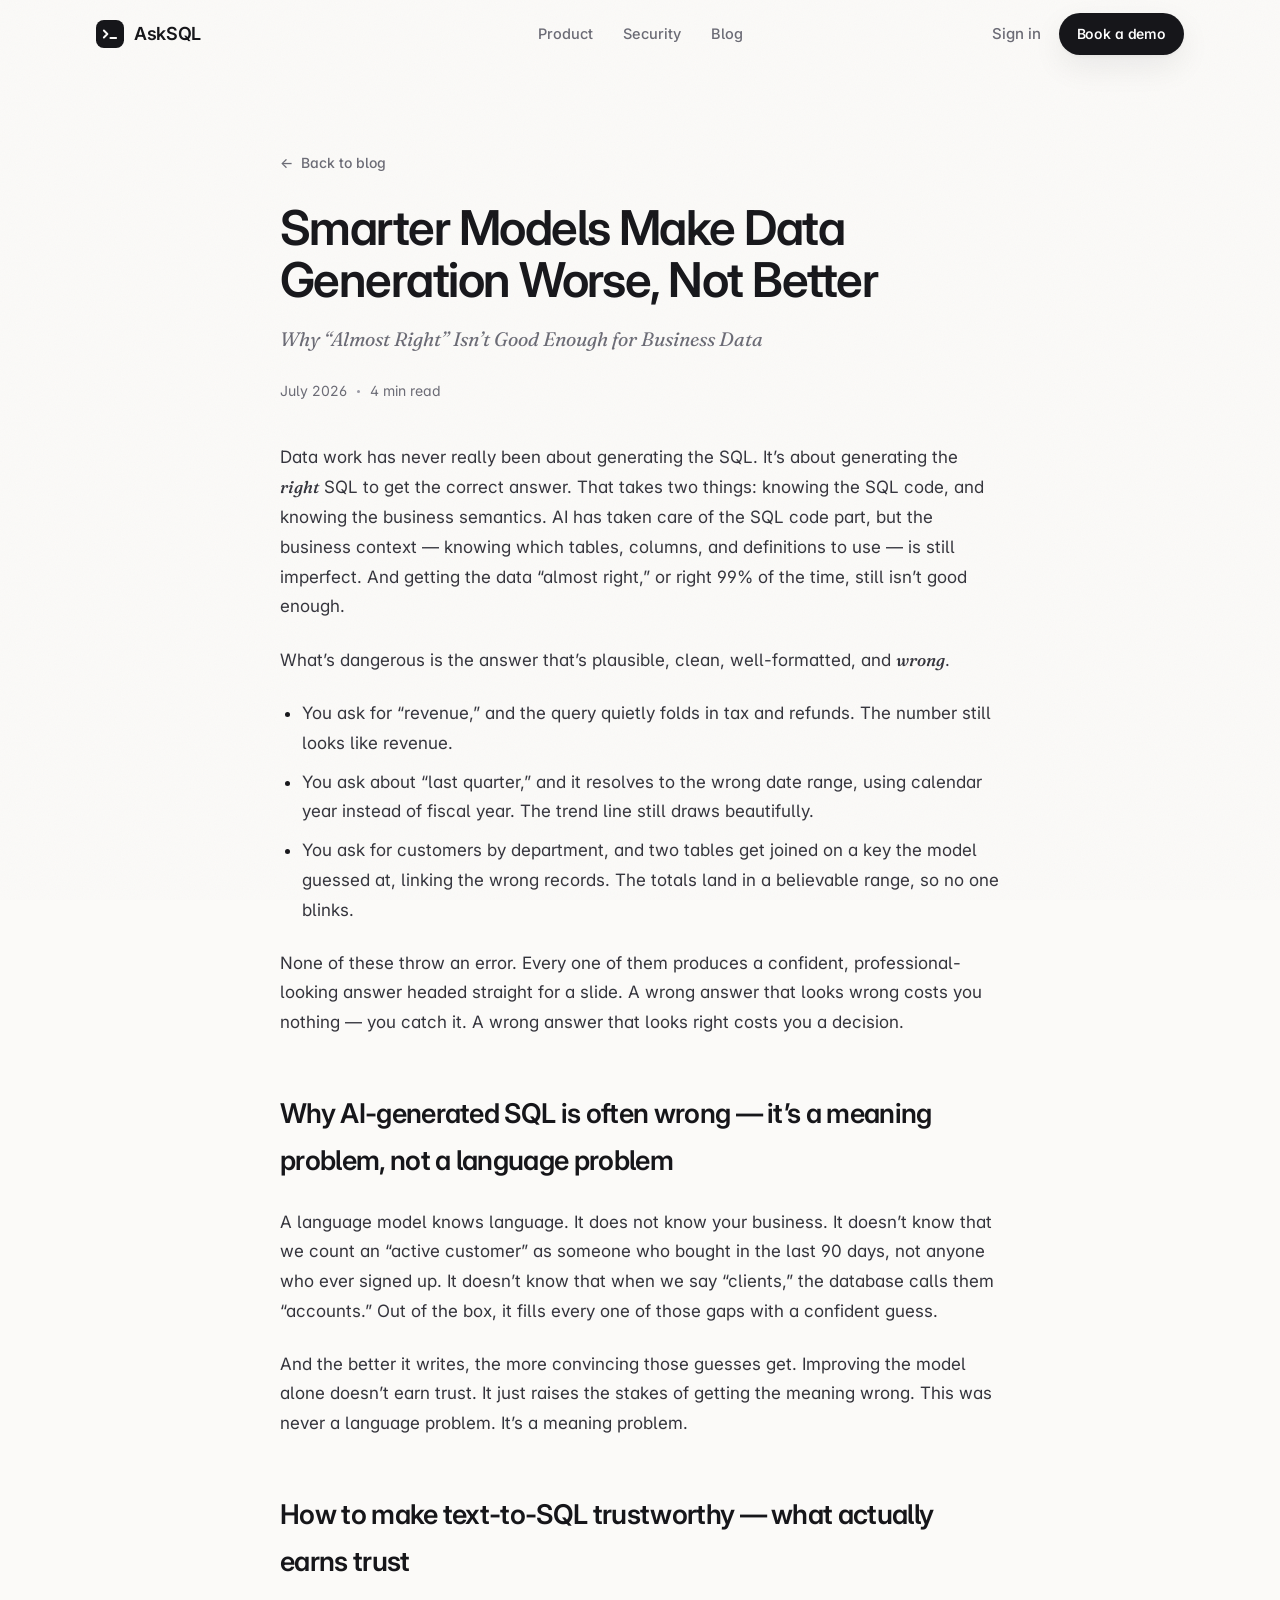
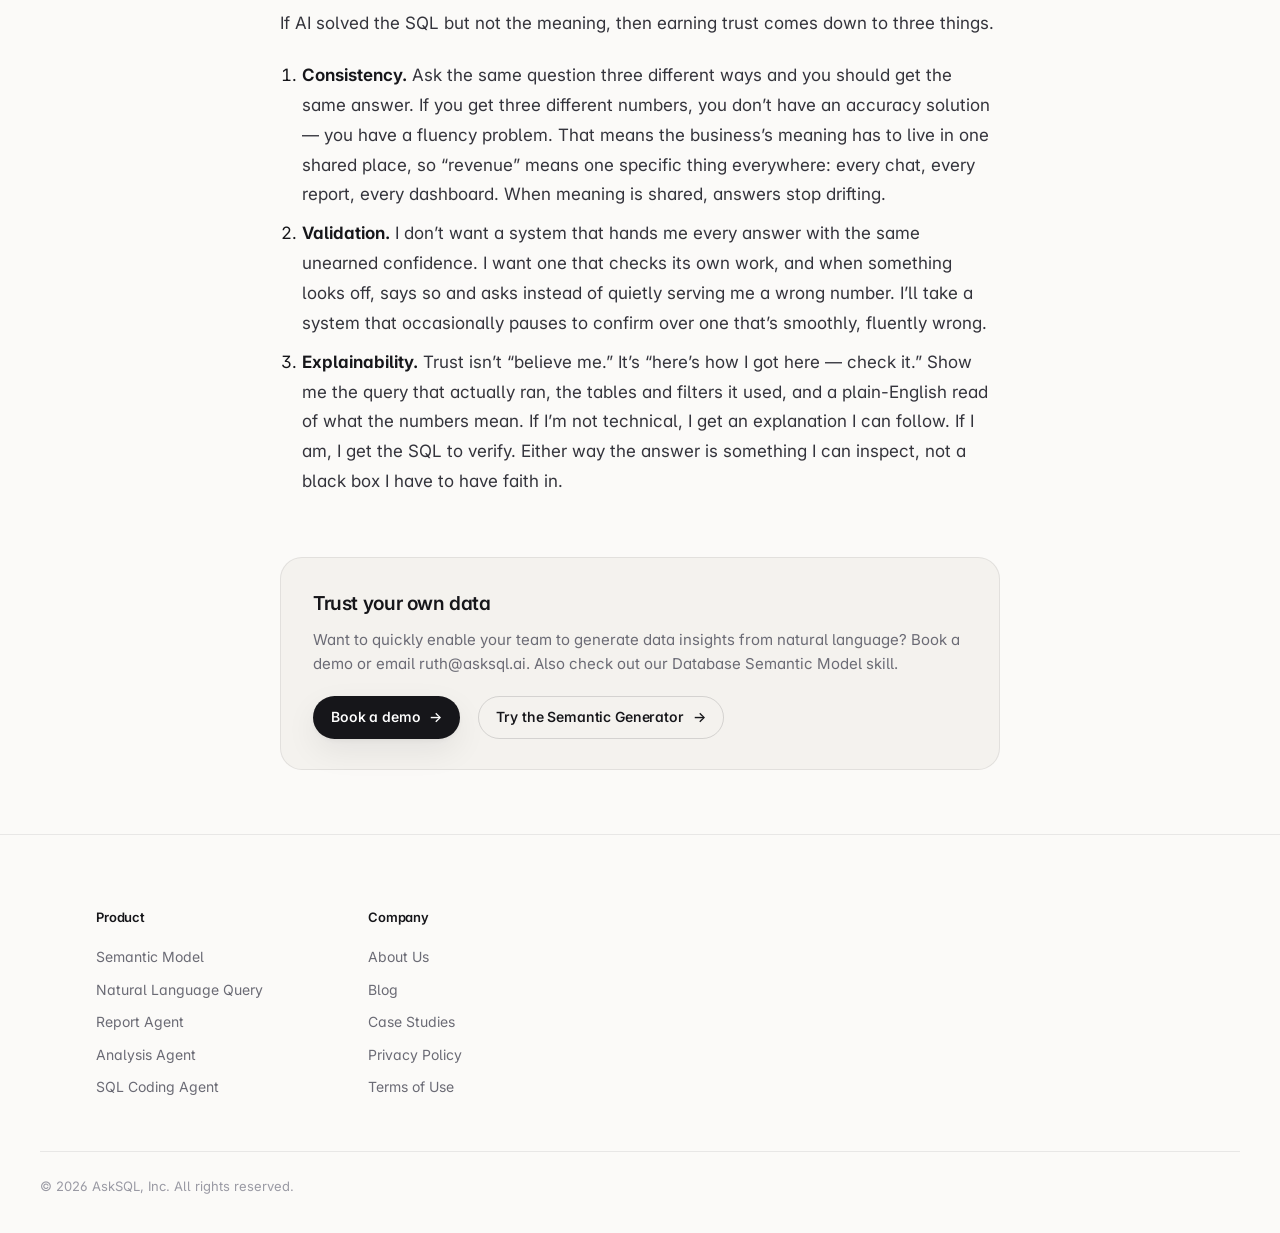
<file: blog/text-to-sql-accuracy/index.html>
<!DOCTYPE html>
<html lang="en">
<head>
  <meta charset="UTF-8" />
  <meta name="viewport" content="width=device-width, initial-scale=1.0" />
  <title>Text-to-SQL Accuracy: Why Smarter Models Aren't Enough | AskSQL</title>
  <meta name="description" content="Bigger AI models write more fluent SQL, not more correct SQL. Why business-grade text-to-SQL accuracy depends on business meaning, not a smarter model." />
  <link rel="canonical" href="https://ruth-git0.github.io/ask-sql-site/blog/text-to-sql-accuracy/" />

  <meta property="og:title" content="Smarter Models Make Data Generation Worse, Not Better" />
  <meta property="og:description" content="Bigger AI models write more fluent SQL, not more correct SQL. Why business-grade text-to-SQL accuracy depends on business meaning, not a smarter model." />
  <meta property="og:type" content="article" />

  <link rel="preconnect" href="https://fonts.googleapis.com" />
  <link rel="preconnect" href="https://fonts.gstatic.com" crossorigin />
  <link href="https://fonts.googleapis.com/css2?family=Inter:ital,opsz,wght@0,14..32,400..700;1,14..32,400..600&family=Fraunces:ital,opsz,wght@1,9..144,400..600&family=JetBrains+Mono:wght@400;500;700&display=swap" rel="stylesheet" />

  <link rel="stylesheet" href="../../assets/styles.css" />
  <link rel="icon" href="data:image/svg+xml,%3Csvg xmlns='http://www.w3.org/2000/svg' viewBox='0 0 32 32'%3E%3Crect width='32' height='32' rx='8' fill='%231a1a20'/%3E%3Cpath d='M9 12.5l4 3.5-4 3.5M16.5 20.5h6.5' stroke='%23fff' stroke-width='2.2' fill='none' stroke-linecap='round' stroke-linejoin='round'/%3E%3C/svg%3E" />
</head>
<body>
  <a class="skip-link" href="#main">Skip to content</a>

  <!-- ───────────────────────── Navigation ───────────────────────── -->
  <header class="nav" id="nav">
    <div class="container nav__inner">
      <a class="brand" href="../../index.html" aria-label="AskSQL home">
        <span class="brand__mark" aria-hidden="true">
          <svg viewBox="0 0 32 32" width="28" height="28">
            <rect width="32" height="32" rx="9" fill="currentColor" />
            <path d="M9 12l4 4-4 4M16.5 20.5h6.5" stroke="var(--paper)" stroke-width="2.2" fill="none" stroke-linecap="round" stroke-linejoin="round" />
          </svg>
        </span>
        <span class="brand__word">AskSQL</span>
      </a>

      <nav class="nav__links" aria-label="Primary">
        <a href="../../index.html#platform">Product</a>
        <a href="../../index.html#security">Security</a>
        <a href="../">Blog</a>
      </nav>

      <div class="nav__actions">
        <a class="link-muted" href="../../index.html#">Sign in</a>
        <a class="btn btn--primary btn--sm" href="../../index.html#cta">Book a demo</a>
      </div>

      <button class="nav__toggle" aria-label="Open menu" aria-expanded="false">
        <span></span><span></span>
      </button>
    </div>
  </header>

  <main id="main">
    <!-- ───────────────────────── Article header ───────────────────────── -->
    <section class="article-hero">
      <div class="container">
        <div class="article-hero__inner">
          <a class="article-hero__back" href="../">
            <span aria-hidden="true">←</span> Back to blog
          </a>
          <h1 class="article-hero__title">Smarter Models Make Data Generation Worse, Not Better</h1>
          <p class="article-hero__sub">Why “Almost Right” Isn’t Good Enough for Business Data</p>
          <div class="article-hero__meta">
            <span>July 2026</span>
            <span class="dot" aria-hidden="true"></span>
            <span>4 min read</span>
          </div>
        </div>
      </div>
    </section>

    <!-- ───────────────────────── Article body ───────────────────────── -->
    <article class="article">
      <div class="container">
        <div class="article__body">
          <p>Data work has never really been about generating the SQL. It’s about generating the <em>right</em> SQL to get the correct answer. That takes two things: knowing the SQL code, and knowing the business semantics. AI has taken care of the SQL code part, but the business context — knowing which tables, columns, and definitions to use — is still imperfect. And getting the data “almost right,” or right 99% of the time, still isn’t good enough.</p>

          <p>What’s dangerous is the answer that’s plausible, clean, well-formatted, and <em>wrong</em>.</p>

          <ul>
            <li>You ask for “revenue,” and the query quietly folds in tax and refunds. The number still looks like revenue.</li>
            <li>You ask about “last quarter,” and it resolves to the wrong date range, using calendar year instead of fiscal year. The trend line still draws beautifully.</li>
            <li>You ask for customers by department, and two tables get joined on a key the model guessed at, linking the wrong records. The totals land in a believable range, so no one blinks.</li>
          </ul>

          <p>None of these throw an error. Every one of them produces a confident, professional-looking answer headed straight for a slide. A wrong answer that looks wrong costs you nothing — you catch it. A wrong answer that looks right costs you a decision.</p>

          <h2>Why AI-generated SQL is often wrong — it’s a meaning problem, not a language problem</h2>

          <p>A language model knows language. It does not know your business. It doesn’t know that we count an “active customer” as someone who bought in the last 90 days, not anyone who ever signed up. It doesn’t know that when we say “clients,” the database calls them “accounts.” Out of the box, it fills every one of those gaps with a confident guess.</p>

          <p>And the better it writes, the more convincing those guesses get. Improving the model alone doesn’t earn trust. It just raises the stakes of getting the meaning wrong. This was never a language problem. It’s a meaning problem.</p>

          <h2>How to make text-to-SQL trustworthy — what actually earns trust</h2>

          <p>If AI solved the SQL but not the meaning, then earning trust comes down to three things.</p>

          <ol>
            <li><strong>Consistency.</strong> Ask the same question three different ways and you should get the same answer. If you get three different numbers, you don’t have an accuracy solution — you have a fluency problem. That means the business’s meaning has to live in one shared place, so “revenue” means one specific thing everywhere: every chat, every report, every dashboard. When meaning is shared, answers stop drifting.</li>
            <li><strong>Validation.</strong> I don’t want a system that hands me every answer with the same unearned confidence. I want one that checks its own work, and when something looks off, says so and asks instead of quietly serving me a wrong number. I’ll take a system that occasionally pauses to confirm over one that’s smoothly, fluently wrong.</li>
            <li><strong>Explainability.</strong> Trust isn’t “believe me.” It’s “here’s how I got here — check it.” Show me the query that actually ran, the tables and filters it used, and a plain-English read of what the numbers mean. If I’m not technical, I get an explanation I can follow. If I am, I get the SQL to verify. Either way the answer is something I can inspect, not a black box I have to have faith in.</li>
          </ol>
        </div>

        <div class="article__cta">
          <h3>Trust your own data</h3>
          <p>Want to quickly enable your team to generate data insights from natural language? Book a demo or email <a href="mailto:ruth@asksql.ai">ruth@asksql.ai</a>. Also check out our <a href="https://clawhub.ai/asksqlai/skills/database-semantic-generator">Database Semantic Model</a> skill.</p>
          <div class="article__cta-actions">
            <a class="btn btn--primary btn--sm" href="../../index.html#cta">Book a demo <span class="btn__arrow" aria-hidden="true">→</span></a>
            <a class="btn btn--ghost btn--sm" href="https://clawhub.ai/asksqlai/skills/database-semantic-generator">Try the Semantic Generator <span class="btn__arrow" aria-hidden="true">→</span></a>
          </div>
        </div>
      </div>
    </article>
  </main>

  <!-- ───────────────────────── Footer ───────────────────────── -->
  <footer class="footer">
    <div class="container footer__inner">
      <nav class="footer__cols" aria-label="Footer">
        <div class="footer__col">
          <h4>Product</h4>
          <a href="../../index.html#platform">Semantic Model</a>
          <a href="../../index.html#platform">Natural Language Query</a>
          <a href="../../index.html#platform">Report Agent</a>
          <a href="../../index.html#platform">Analysis Agent</a>
          <a href="../../index.html#platform">SQL Coding Agent</a>
        </div>
        <div class="footer__col">
          <h4>Company</h4>
          <a href="../../index.html#">About Us</a>
          <a href="../">Blog</a>
          <a href="../../index.html#">Case Studies</a>
          <a href="../../index.html#">Privacy Policy</a>
          <a href="../../index.html#">Terms of Use</a>
        </div>
      </nav>
    </div>
    <div class="container footer__bottom">
      <span>© 2026 AskSQL, Inc. All rights reserved.</span>
    </div>
  </footer>

  <script src="../../assets/app.js" defer></script>
</body>
</html>
</file>
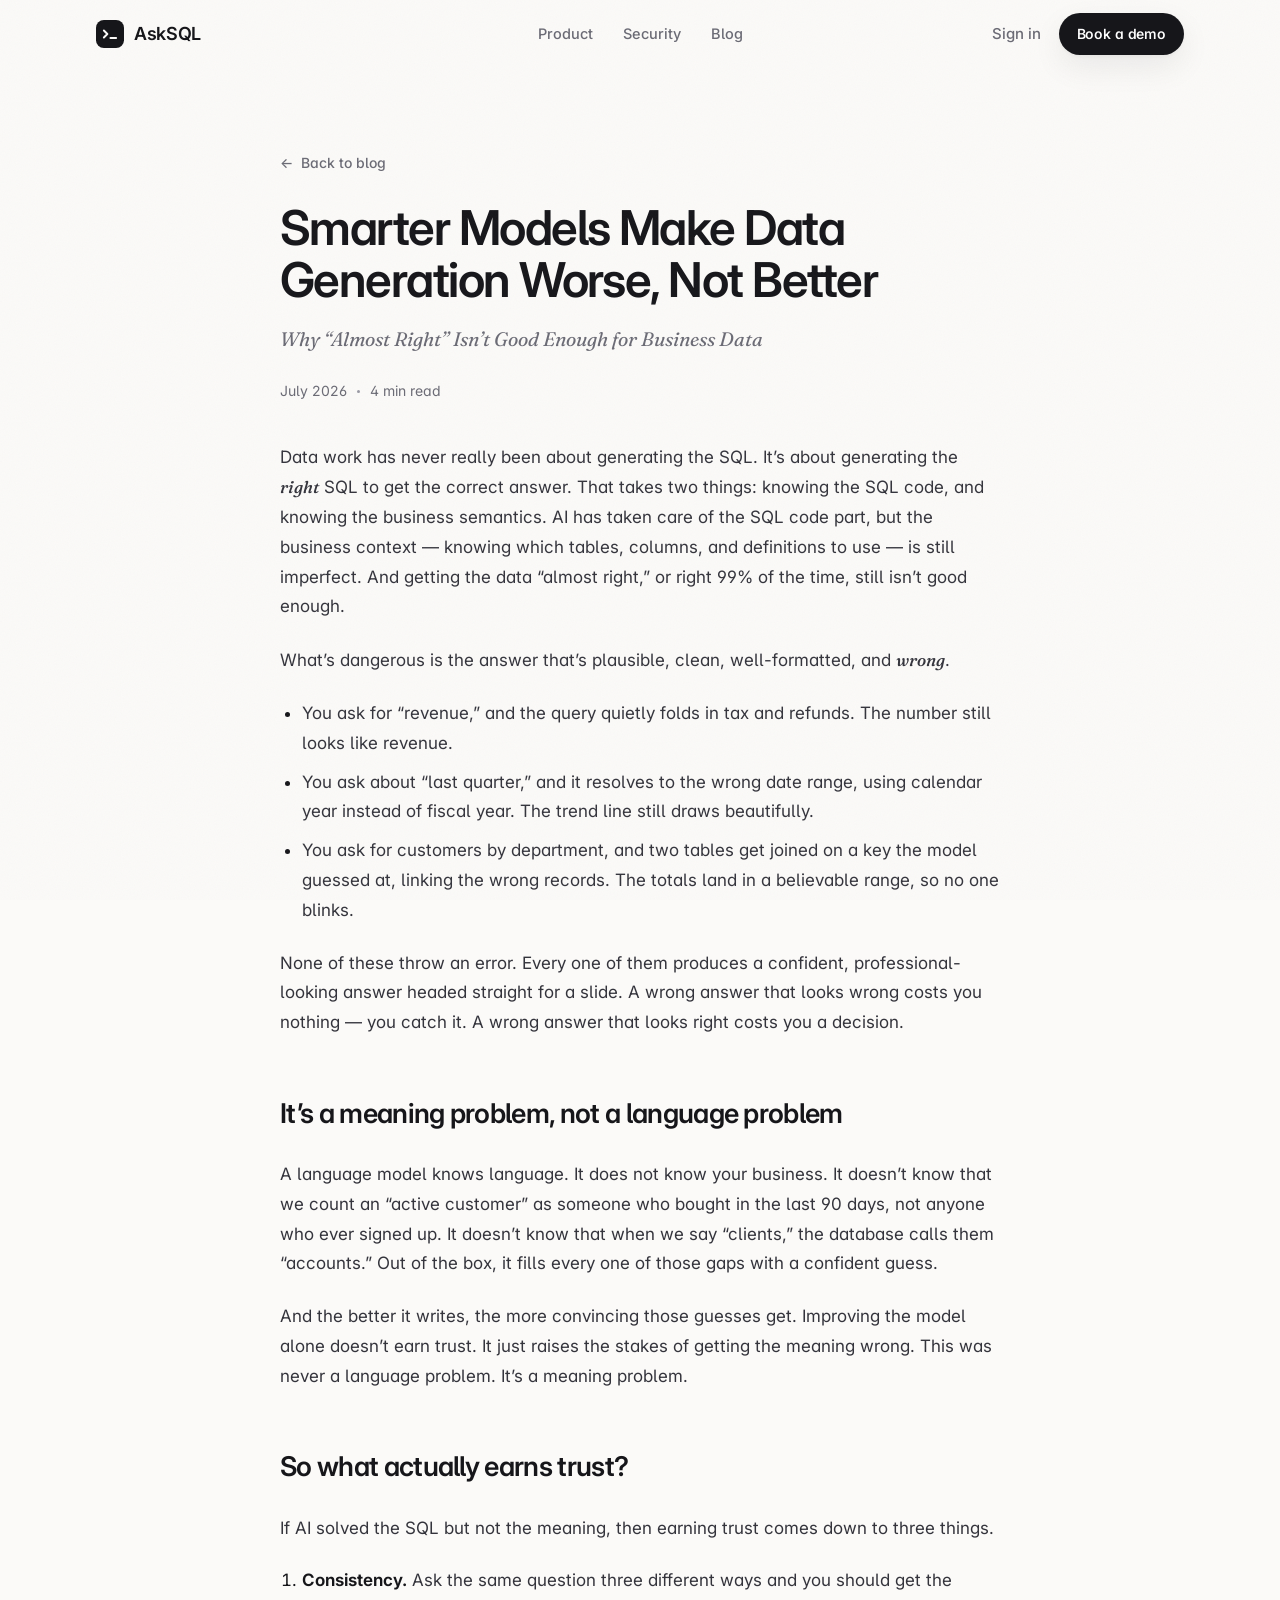
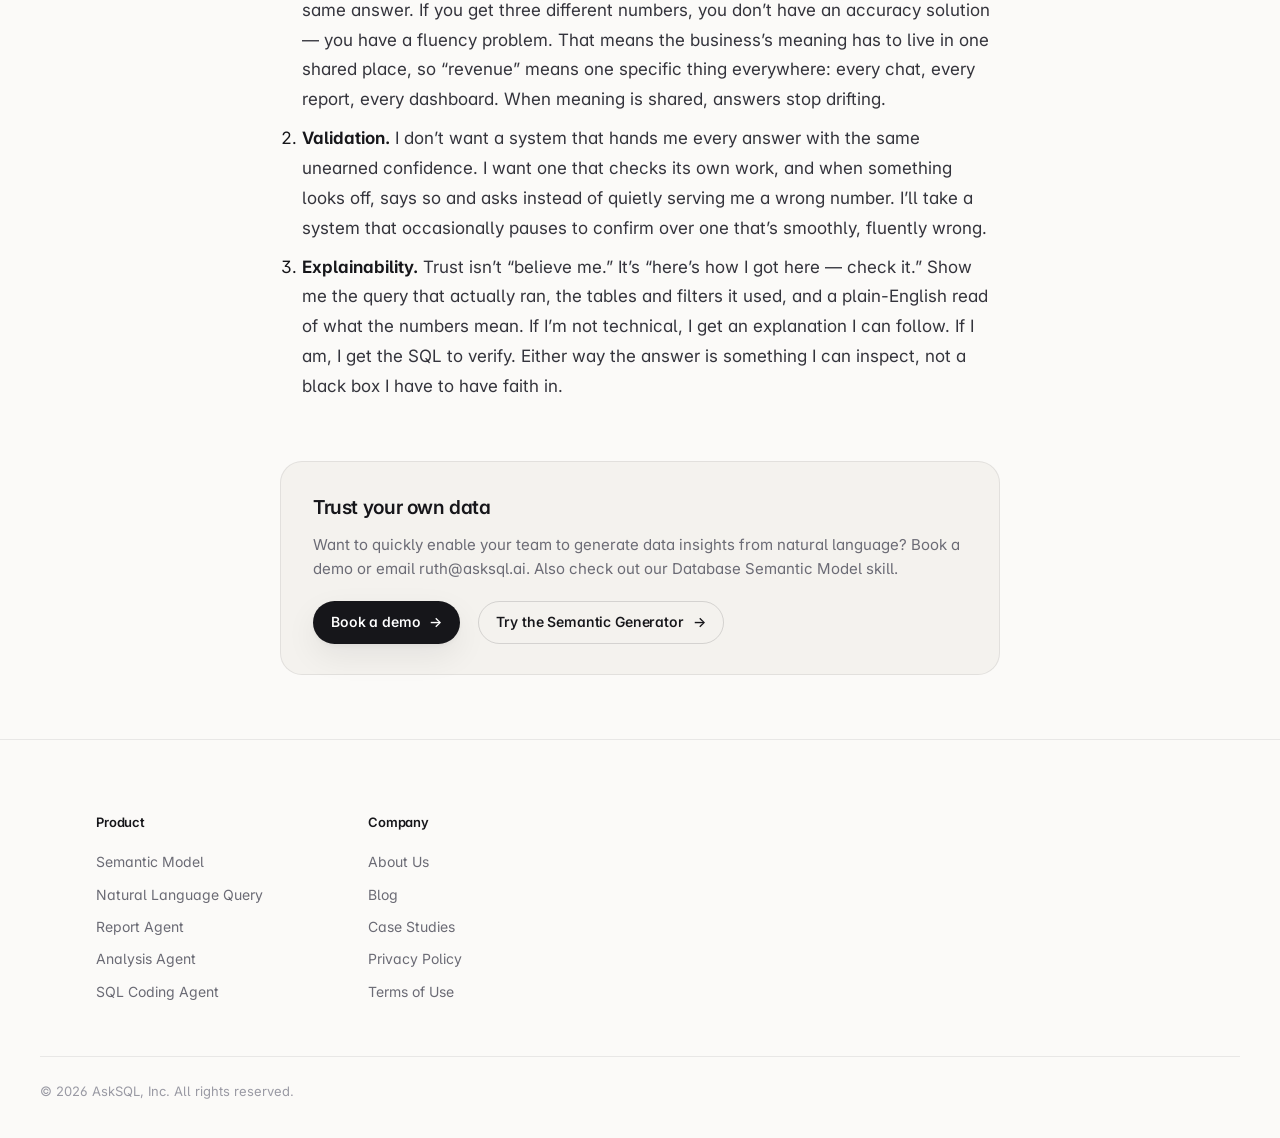
<file: blog/the-trust-problem/index.html>
<!DOCTYPE html>
<html lang="en">
<head>
  <meta charset="UTF-8" />
  <meta name="viewport" content="width=device-width, initial-scale=1.0" />
  <title>Text-to-SQL Accuracy: Why Smarter Models Aren't Enough | AskSQL</title>
  <meta name="description" content="Bigger AI models write more fluent SQL, not more correct SQL. Why business-grade text-to-SQL accuracy depends on business meaning, not a smarter model." />
  <link rel="canonical" href="https://ruth-git0.github.io/ask-sql-site/blog/the-trust-problem/" />

  <meta property="og:title" content="Smarter Models Make Data Generation Worse, Not Better" />
  <meta property="og:description" content="Bigger AI models write more fluent SQL, not more correct SQL. Why business-grade text-to-SQL accuracy depends on business meaning, not a smarter model." />
  <meta property="og:type" content="article" />

  <link rel="preconnect" href="https://fonts.googleapis.com" />
  <link rel="preconnect" href="https://fonts.gstatic.com" crossorigin />
  <link href="https://fonts.googleapis.com/css2?family=Inter:ital,opsz,wght@0,14..32,400..700;1,14..32,400..600&family=Fraunces:ital,opsz,wght@1,9..144,400..600&family=JetBrains+Mono:wght@400;500;700&display=swap" rel="stylesheet" />

  <link rel="stylesheet" href="../../assets/styles.css" />
  <link rel="icon" href="data:image/svg+xml,%3Csvg xmlns='http://www.w3.org/2000/svg' viewBox='0 0 32 32'%3E%3Crect width='32' height='32' rx='8' fill='%231a1a20'/%3E%3Cpath d='M9 12.5l4 3.5-4 3.5M16.5 20.5h6.5' stroke='%23fff' stroke-width='2.2' fill='none' stroke-linecap='round' stroke-linejoin='round'/%3E%3C/svg%3E" />
</head>
<body>
  <a class="skip-link" href="#main">Skip to content</a>

  <!-- ───────────────────────── Navigation ───────────────────────── -->
  <header class="nav" id="nav">
    <div class="container nav__inner">
      <a class="brand" href="../../index.html" aria-label="AskSQL home">
        <span class="brand__mark" aria-hidden="true">
          <svg viewBox="0 0 32 32" width="28" height="28">
            <rect width="32" height="32" rx="9" fill="currentColor" />
            <path d="M9 12l4 4-4 4M16.5 20.5h6.5" stroke="var(--paper)" stroke-width="2.2" fill="none" stroke-linecap="round" stroke-linejoin="round" />
          </svg>
        </span>
        <span class="brand__word">AskSQL</span>
      </a>

      <nav class="nav__links" aria-label="Primary">
        <a href="../../index.html#platform">Product</a>
        <a href="../../index.html#security">Security</a>
        <a href="../">Blog</a>
      </nav>

      <div class="nav__actions">
        <a class="link-muted" href="../../index.html#">Sign in</a>
        <a class="btn btn--primary btn--sm" href="../../index.html#cta">Book a demo</a>
      </div>

      <button class="nav__toggle" aria-label="Open menu" aria-expanded="false">
        <span></span><span></span>
      </button>
    </div>
  </header>

  <main id="main">
    <!-- ───────────────────────── Article header ───────────────────────── -->
    <section class="article-hero">
      <div class="container">
        <div class="article-hero__inner">
          <a class="article-hero__back" href="../">
            <span aria-hidden="true">←</span> Back to blog
          </a>
          <h1 class="article-hero__title">Smarter Models Make Data Generation Worse, Not Better</h1>
          <p class="article-hero__sub">Why “Almost Right” Isn’t Good Enough for Business Data</p>
          <div class="article-hero__meta">
            <span>July 2026</span>
            <span class="dot" aria-hidden="true"></span>
            <span>4 min read</span>
          </div>
        </div>
      </div>
    </section>

    <!-- ───────────────────────── Article body ───────────────────────── -->
    <article class="article">
      <div class="container">
        <div class="article__body">
          <p>Data work has never really been about generating the SQL. It’s about generating the <em>right</em> SQL to get the correct answer. That takes two things: knowing the SQL code, and knowing the business semantics. AI has taken care of the SQL code part, but the business context — knowing which tables, columns, and definitions to use — is still imperfect. And getting the data “almost right,” or right 99% of the time, still isn’t good enough.</p>

          <p>What’s dangerous is the answer that’s plausible, clean, well-formatted, and <em>wrong</em>.</p>

          <ul>
            <li>You ask for “revenue,” and the query quietly folds in tax and refunds. The number still looks like revenue.</li>
            <li>You ask about “last quarter,” and it resolves to the wrong date range, using calendar year instead of fiscal year. The trend line still draws beautifully.</li>
            <li>You ask for customers by department, and two tables get joined on a key the model guessed at, linking the wrong records. The totals land in a believable range, so no one blinks.</li>
          </ul>

          <p>None of these throw an error. Every one of them produces a confident, professional-looking answer headed straight for a slide. A wrong answer that looks wrong costs you nothing — you catch it. A wrong answer that looks right costs you a decision.</p>

          <h2>It’s a meaning problem, not a language problem</h2>

          <p>A language model knows language. It does not know your business. It doesn’t know that we count an “active customer” as someone who bought in the last 90 days, not anyone who ever signed up. It doesn’t know that when we say “clients,” the database calls them “accounts.” Out of the box, it fills every one of those gaps with a confident guess.</p>

          <p>And the better it writes, the more convincing those guesses get. Improving the model alone doesn’t earn trust. It just raises the stakes of getting the meaning wrong. This was never a language problem. It’s a meaning problem.</p>

          <h2>So what actually earns trust?</h2>

          <p>If AI solved the SQL but not the meaning, then earning trust comes down to three things.</p>

          <ol>
            <li><strong>Consistency.</strong> Ask the same question three different ways and you should get the same answer. If you get three different numbers, you don’t have an accuracy solution — you have a fluency problem. That means the business’s meaning has to live in one shared place, so “revenue” means one specific thing everywhere: every chat, every report, every dashboard. When meaning is shared, answers stop drifting.</li>
            <li><strong>Validation.</strong> I don’t want a system that hands me every answer with the same unearned confidence. I want one that checks its own work, and when something looks off, says so and asks instead of quietly serving me a wrong number. I’ll take a system that occasionally pauses to confirm over one that’s smoothly, fluently wrong.</li>
            <li><strong>Explainability.</strong> Trust isn’t “believe me.” It’s “here’s how I got here — check it.” Show me the query that actually ran, the tables and filters it used, and a plain-English read of what the numbers mean. If I’m not technical, I get an explanation I can follow. If I am, I get the SQL to verify. Either way the answer is something I can inspect, not a black box I have to have faith in.</li>
          </ol>
        </div>

        <div class="article__cta">
          <h3>Trust your own data</h3>
          <p>Want to quickly enable your team to generate data insights from natural language? Book a demo or email <a href="mailto:ruth@asksql.ai">ruth@asksql.ai</a>. Also check out our <a href="https://clawhub.ai/asksqlai/skills/database-semantic-generator">Database Semantic Model</a> skill.</p>
          <div class="article__cta-actions">
            <a class="btn btn--primary btn--sm" href="../../index.html#cta">Book a demo <span class="btn__arrow" aria-hidden="true">→</span></a>
            <a class="btn btn--ghost btn--sm" href="https://clawhub.ai/asksqlai/skills/database-semantic-generator">Try the Semantic Generator <span class="btn__arrow" aria-hidden="true">→</span></a>
          </div>
        </div>
      </div>
    </article>
  </main>

  <!-- ───────────────────────── Footer ───────────────────────── -->
  <footer class="footer">
    <div class="container footer__inner">
      <nav class="footer__cols" aria-label="Footer">
        <div class="footer__col">
          <h4>Product</h4>
          <a href="../../index.html#platform">Semantic Model</a>
          <a href="../../index.html#platform">Natural Language Query</a>
          <a href="../../index.html#platform">Report Agent</a>
          <a href="../../index.html#platform">Analysis Agent</a>
          <a href="../../index.html#platform">SQL Coding Agent</a>
        </div>
        <div class="footer__col">
          <h4>Company</h4>
          <a href="../../index.html#">About Us</a>
          <a href="../">Blog</a>
          <a href="../../index.html#">Case Studies</a>
          <a href="../../index.html#">Privacy Policy</a>
          <a href="../../index.html#">Terms of Use</a>
        </div>
      </nav>
    </div>
    <div class="container footer__bottom">
      <span>© 2026 AskSQL, Inc. All rights reserved.</span>
    </div>
  </footer>

  <script src="../../assets/app.js" defer></script>
</body>
</html>
</file>
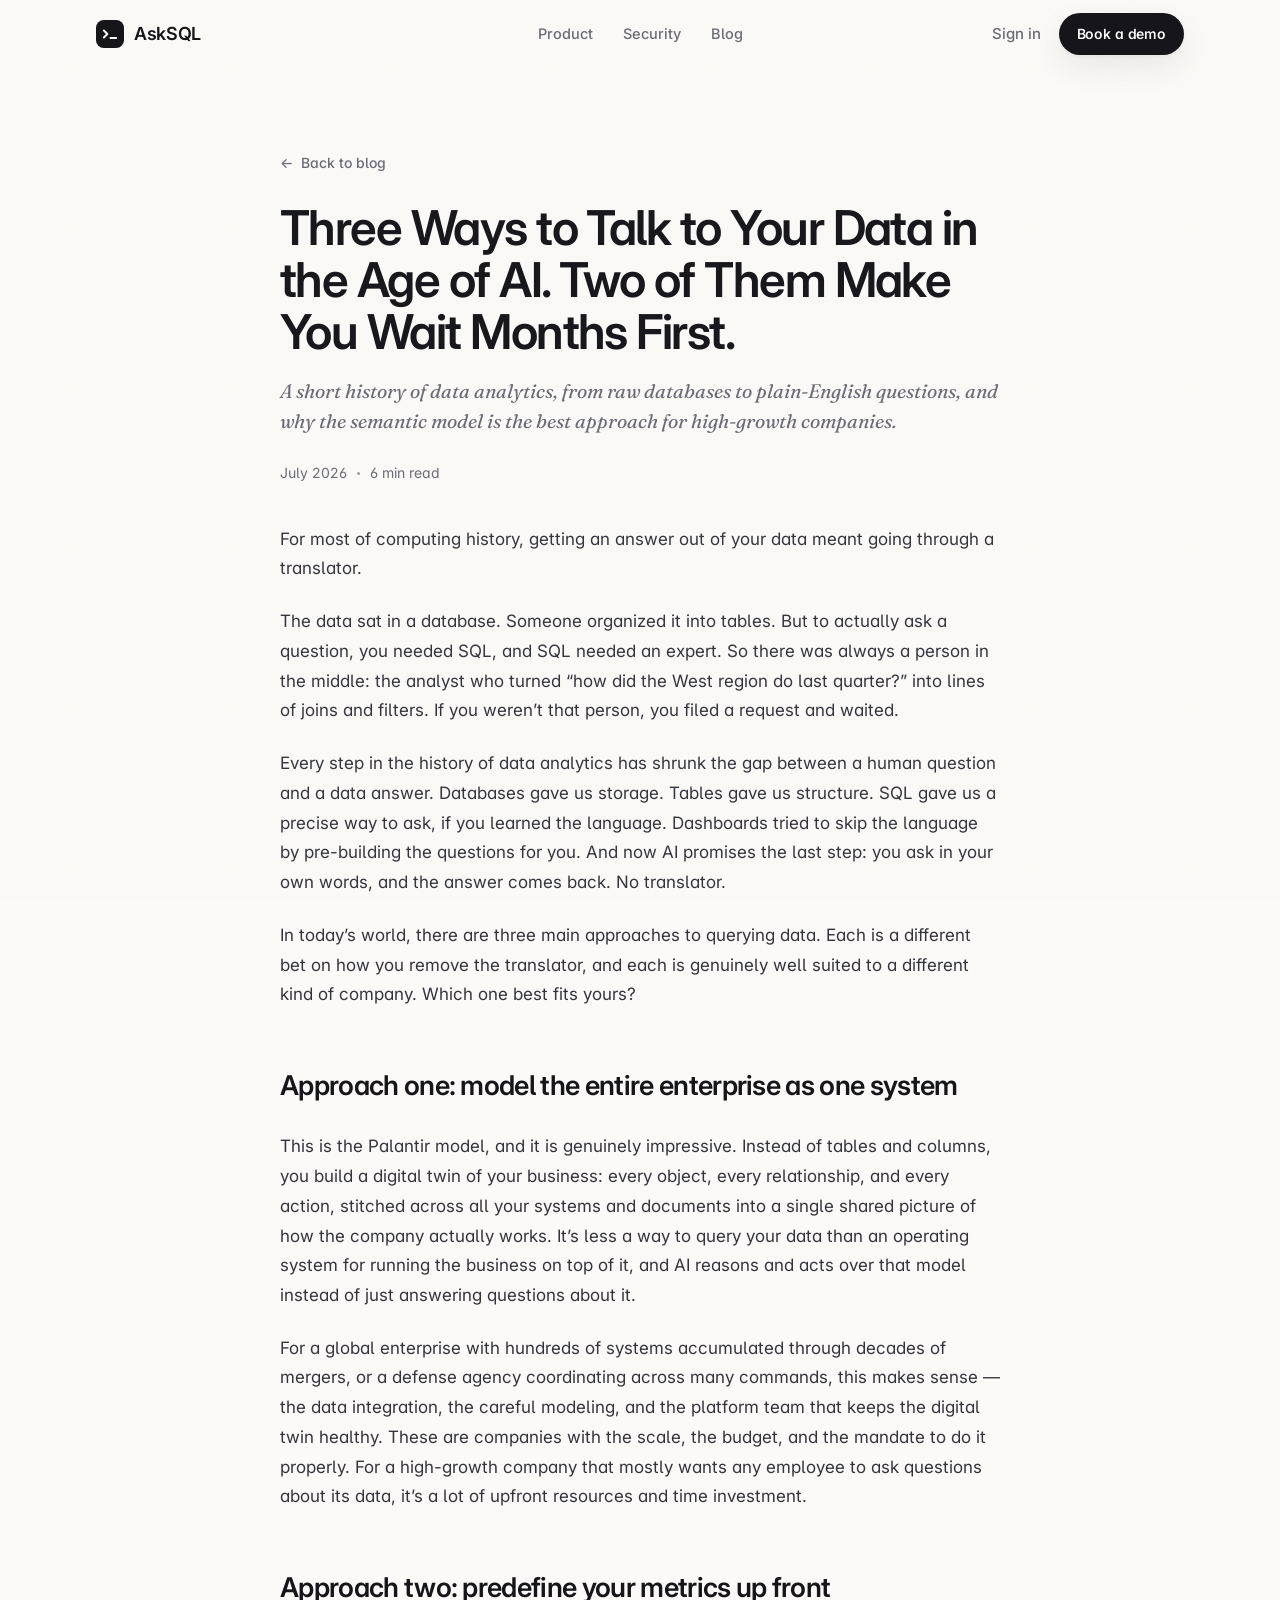
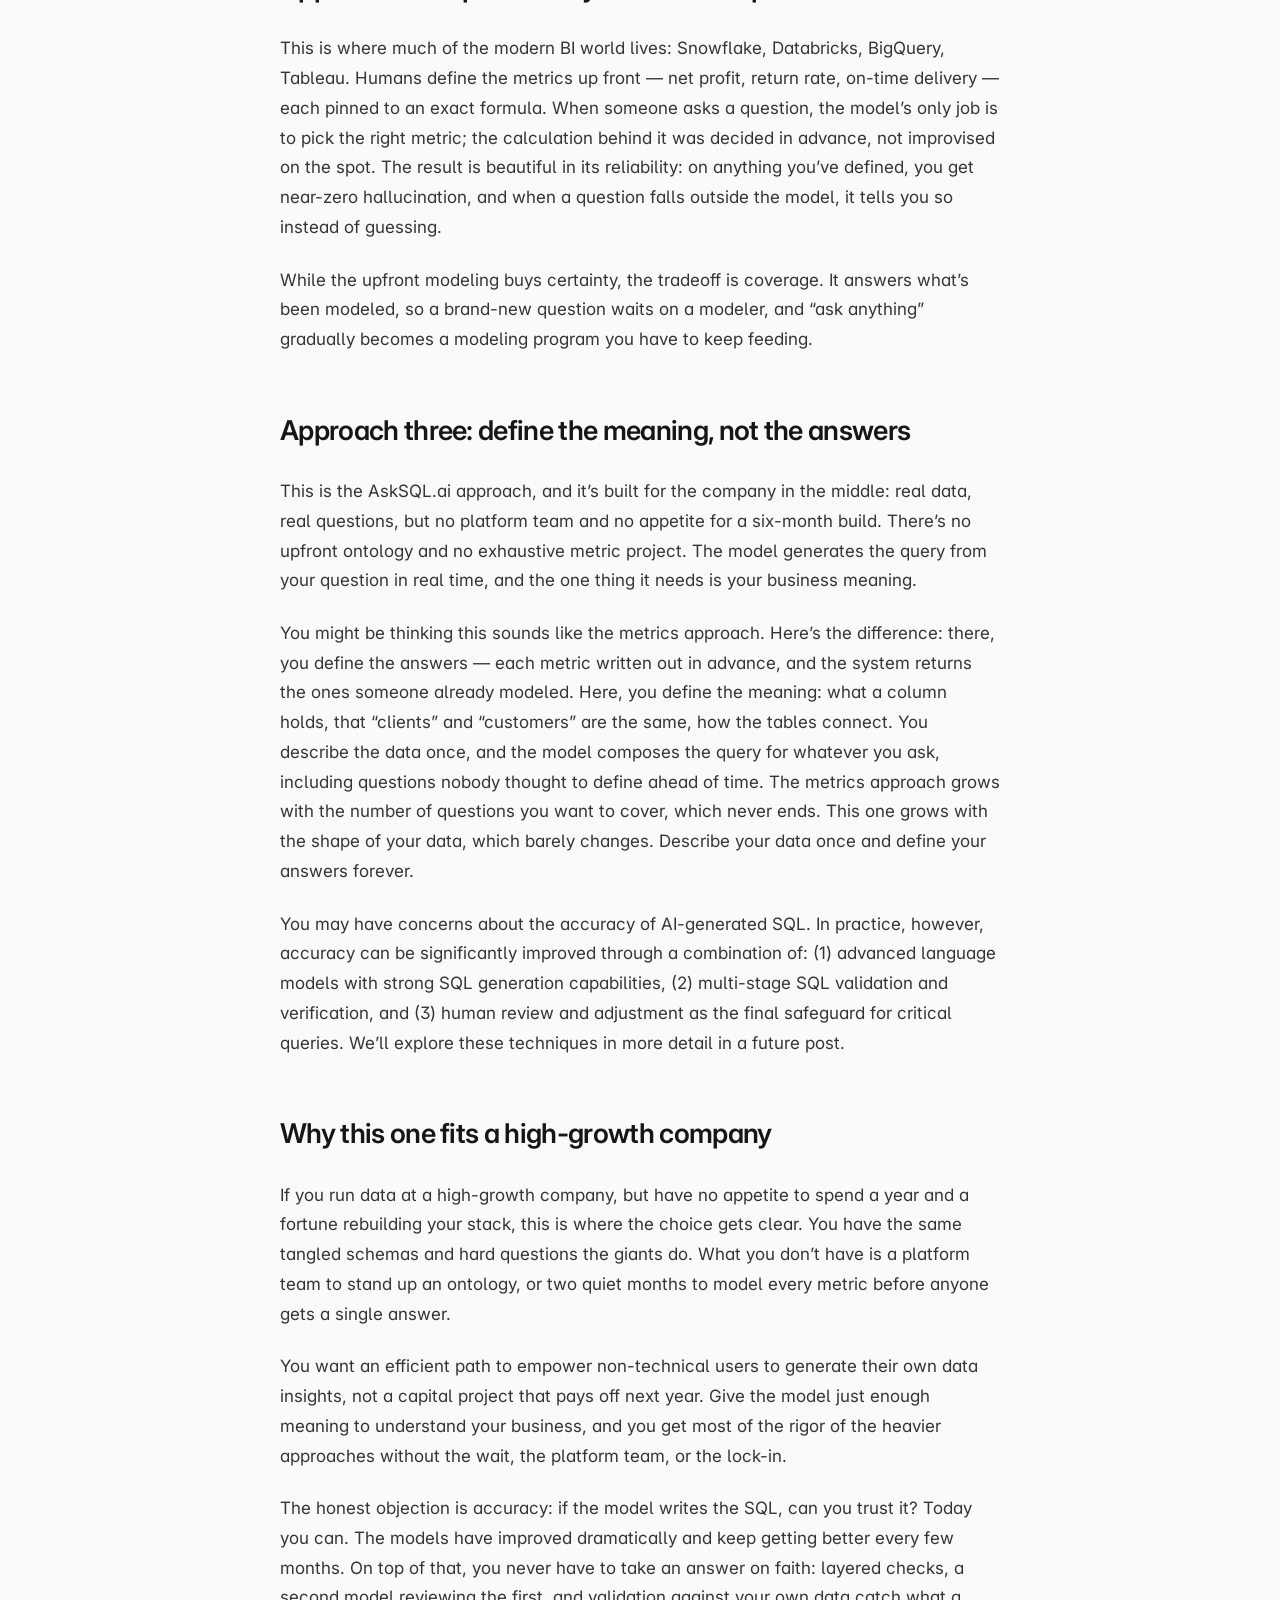
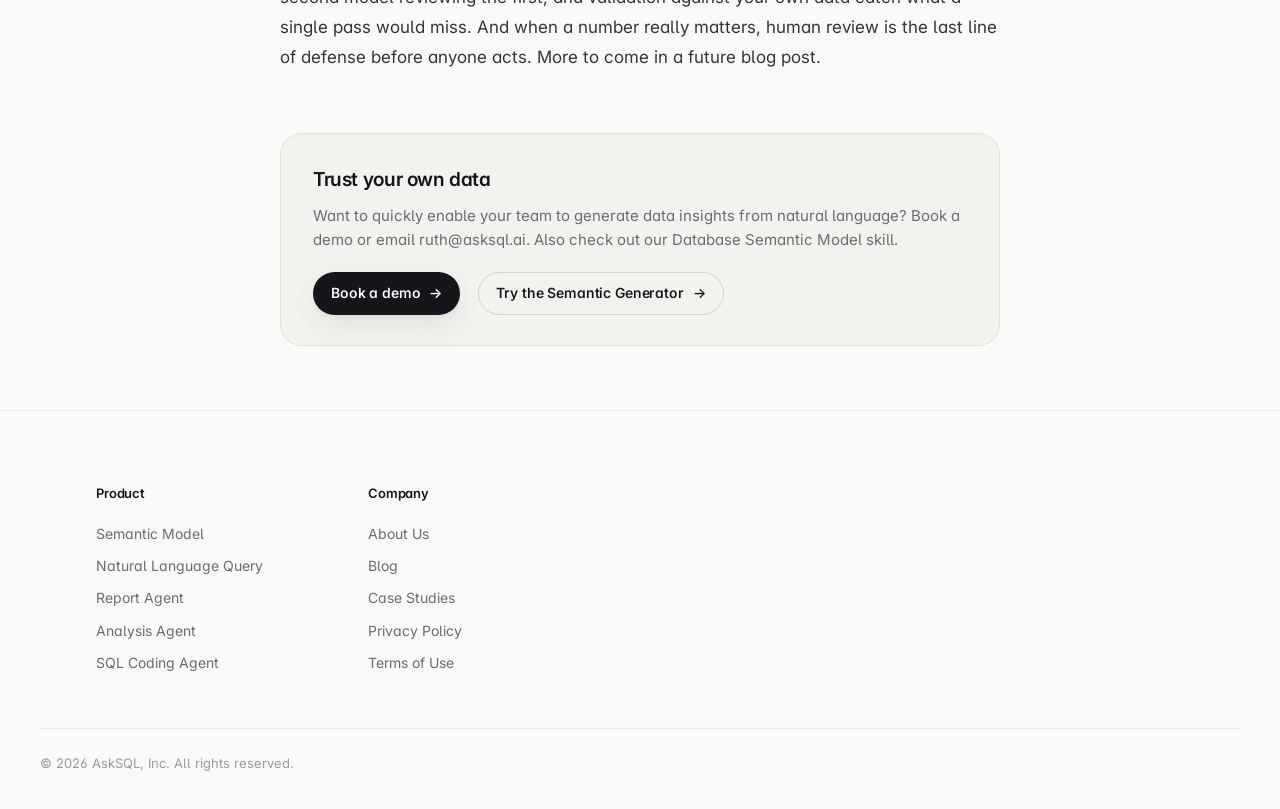
<file: blog/three-ways-to-talk-to-your-data/index.html>
<!DOCTYPE html>
<html lang="en">
<head>
  <meta charset="UTF-8" />
  <meta name="viewport" content="width=device-width, initial-scale=1.0" />
  <title>Semantic Layer vs Text-to-SQL: 3 Ways to Query Data | AskSQL</title>
  <meta name="description" content="Palantir ontology, KPI semantic layers, or direct text-to-SQL? Comparing three ways to query data with AI, and which fits a high-growth company." />
  <link rel="canonical" href="https://ruth-git0.github.io/ask-sql-site/blog/three-ways-to-talk-to-your-data/" />

  <meta property="og:title" content="Three Ways to Talk to Your Data in the Age of AI. Two of Them Make You Wait Months First." />
  <meta property="og:description" content="Palantir ontology, KPI semantic layers, or direct text-to-SQL? Comparing three ways to query data with AI, and which fits a high-growth company." />
  <meta property="og:type" content="article" />

  <link rel="preconnect" href="https://fonts.googleapis.com" />
  <link rel="preconnect" href="https://fonts.gstatic.com" crossorigin />
  <link href="https://fonts.googleapis.com/css2?family=Inter:ital,opsz,wght@0,14..32,400..700;1,14..32,400..600&family=Fraunces:ital,opsz,wght@1,9..144,400..600&family=JetBrains+Mono:wght@400;500;700&display=swap" rel="stylesheet" />

  <link rel="stylesheet" href="../../assets/styles.css" />
  <link rel="icon" href="data:image/svg+xml,%3Csvg xmlns='http://www.w3.org/2000/svg' viewBox='0 0 32 32'%3E%3Crect width='32' height='32' rx='8' fill='%231a1a20'/%3E%3Cpath d='M9 12.5l4 3.5-4 3.5M16.5 20.5h6.5' stroke='%23fff' stroke-width='2.2' fill='none' stroke-linecap='round' stroke-linejoin='round'/%3E%3C/svg%3E" />
</head>
<body>
  <a class="skip-link" href="#main">Skip to content</a>

  <!-- ───────────────────────── Navigation ───────────────────────── -->
  <header class="nav" id="nav">
    <div class="container nav__inner">
      <a class="brand" href="../../index.html" aria-label="AskSQL home">
        <span class="brand__mark" aria-hidden="true">
          <svg viewBox="0 0 32 32" width="28" height="28">
            <rect width="32" height="32" rx="9" fill="currentColor" />
            <path d="M9 12l4 4-4 4M16.5 20.5h6.5" stroke="var(--paper)" stroke-width="2.2" fill="none" stroke-linecap="round" stroke-linejoin="round" />
          </svg>
        </span>
        <span class="brand__word">AskSQL</span>
      </a>

      <nav class="nav__links" aria-label="Primary">
        <a href="../../index.html#platform">Product</a>
        <a href="../../index.html#security">Security</a>
        <a href="../">Blog</a>
      </nav>

      <div class="nav__actions">
        <a class="link-muted" href="../../index.html#">Sign in</a>
        <a class="btn btn--primary btn--sm" href="../../index.html#cta">Book a demo</a>
      </div>

      <button class="nav__toggle" aria-label="Open menu" aria-expanded="false">
        <span></span><span></span>
      </button>
    </div>
  </header>

  <main id="main">
    <!-- ───────────────────────── Article header ───────────────────────── -->
    <section class="article-hero">
      <div class="container">
        <div class="article-hero__inner">
          <a class="article-hero__back" href="../">
            <span aria-hidden="true">←</span> Back to blog
          </a>
          <h1 class="article-hero__title">Three Ways to Talk to Your Data in the Age of AI. Two of Them Make You Wait Months First.</h1>
          <p class="article-hero__sub">A short history of data analytics, from raw databases to plain-English questions, and why the semantic model is the best approach for high-growth companies.</p>
          <div class="article-hero__meta">
            <span>July 2026</span>
            <span class="dot" aria-hidden="true"></span>
            <span>6 min read</span>
          </div>
        </div>
      </div>
    </section>

    <!-- ───────────────────────── Article body ───────────────────────── -->
    <article class="article">
      <div class="container">
        <div class="article__body">
          <p>For most of computing history, getting an answer out of your data meant going through a translator.</p>

          <p>The data sat in a database. Someone organized it into tables. But to actually ask a question, you needed SQL, and SQL needed an expert. So there was always a person in the middle: the analyst who turned “how did the West region do last quarter?” into lines of joins and filters. If you weren’t that person, you filed a request and waited.</p>

          <p>Every step in the history of data analytics has shrunk the gap between a human question and a data answer. Databases gave us storage. Tables gave us structure. SQL gave us a precise way to ask, if you learned the language. Dashboards tried to skip the language by pre-building the questions for you. And now AI promises the last step: you ask in your own words, and the answer comes back. No translator.</p>

          <p>In today’s world, there are three main approaches to querying data. Each is a different bet on how you remove the translator, and each is genuinely well suited to a different kind of company. Which one best fits yours?</p>

          <h2>Approach one: model the entire enterprise as one system</h2>

          <p>This is the Palantir model, and it is genuinely impressive. Instead of tables and columns, you build a digital twin of your business: every object, every relationship, and every action, stitched across all your systems and documents into a single shared picture of how the company actually works. It’s less a way to query your data than an operating system for running the business on top of it, and AI reasons and acts over that model instead of just answering questions about it.</p>

          <p>For a global enterprise with hundreds of systems accumulated through decades of mergers, or a defense agency coordinating across many commands, this makes sense — the data integration, the careful modeling, and the platform team that keeps the digital twin healthy. These are companies with the scale, the budget, and the mandate to do it properly. For a high-growth company that mostly wants any employee to ask questions about its data, it’s a lot of upfront resources and time investment.</p>

          <h2>Approach two: predefine your metrics up front</h2>

          <p>This is where much of the modern BI world lives: Snowflake, Databricks, BigQuery, Tableau. Humans define the metrics up front — net profit, return rate, on-time delivery — each pinned to an exact formula. When someone asks a question, the model’s only job is to pick the right metric; the calculation behind it was decided in advance, not improvised on the spot. The result is beautiful in its reliability: on anything you’ve defined, you get near-zero hallucination, and when a question falls outside the model, it tells you so instead of guessing.</p>

          <p>While the upfront modeling buys certainty, the tradeoff is coverage. It answers what’s been modeled, so a brand-new question waits on a modeler, and “ask anything” gradually becomes a modeling program you have to keep feeding.</p>

          <h2>Approach three: define the meaning, not the answers</h2>

          <p>This is the AskSQL.ai approach, and it’s built for the company in the middle: real data, real questions, but no platform team and no appetite for a six-month build. There’s no upfront ontology and no exhaustive metric project. The model generates the query from your question in real time, and the one thing it needs is your business meaning.</p>

          <p>You might be thinking this sounds like the metrics approach. Here’s the difference: there, you define the answers — each metric written out in advance, and the system returns the ones someone already modeled. Here, you define the meaning: what a column holds, that “clients” and “customers” are the same, how the tables connect. You describe the data once, and the model composes the query for whatever you ask, including questions nobody thought to define ahead of time. The metrics approach grows with the number of questions you want to cover, which never ends. This one grows with the shape of your data, which barely changes. Describe your data once and define your answers forever.</p>

          <p>You may have concerns about the accuracy of AI-generated SQL. In practice, however, accuracy can be significantly improved through a combination of: (1) advanced language models with strong SQL generation capabilities, (2) multi-stage SQL validation and verification, and (3) human review and adjustment as the final safeguard for critical queries. We’ll explore these techniques in more detail in a future post.</p>

          <h2>Why this one fits a high-growth company</h2>

          <p>If you run data at a high-growth company, but have no appetite to spend a year and a fortune rebuilding your stack, this is where the choice gets clear. You have the same tangled schemas and hard questions the giants do. What you don’t have is a platform team to stand up an ontology, or two quiet months to model every metric before anyone gets a single answer.</p>

          <p>You want an efficient path to empower non-technical users to generate their own data insights, not a capital project that pays off next year. Give the model just enough meaning to understand your business, and you get most of the rigor of the heavier approaches without the wait, the platform team, or the lock-in.</p>

          <p>The honest objection is accuracy: if the model writes the SQL, can you trust it? Today you can. The models have improved dramatically and keep getting better every few months. On top of that, you never have to take an answer on faith: layered checks, a second model reviewing the first, and validation against your own data catch what a single pass would miss. And when a number really matters, human review is the last line of defense before anyone acts. More to come in a future blog post.</p>
        </div>

        <div class="article__cta">
          <h3>Trust your own data</h3>
          <p>Want to quickly enable your team to generate data insights from natural language? Book a demo or email <a href="mailto:ruth@asksql.ai">ruth@asksql.ai</a>. Also check out our <a href="https://clawhub.ai/asksqlai/skills/database-semantic-generator">Database Semantic Model</a> skill.</p>
          <div class="article__cta-actions">
            <a class="btn btn--primary btn--sm" href="../../index.html#cta">Book a demo <span class="btn__arrow" aria-hidden="true">→</span></a>
            <a class="btn btn--ghost btn--sm" href="https://clawhub.ai/asksqlai/skills/database-semantic-generator">Try the Semantic Generator <span class="btn__arrow" aria-hidden="true">→</span></a>
          </div>
        </div>
      </div>
    </article>
  </main>

  <!-- ───────────────────────── Footer ───────────────────────── -->
  <footer class="footer">
    <div class="container footer__inner">
      <nav class="footer__cols" aria-label="Footer">
        <div class="footer__col">
          <h4>Product</h4>
          <a href="../../index.html#platform">Semantic Model</a>
          <a href="../../index.html#platform">Natural Language Query</a>
          <a href="../../index.html#platform">Report Agent</a>
          <a href="../../index.html#platform">Analysis Agent</a>
          <a href="../../index.html#platform">SQL Coding Agent</a>
        </div>
        <div class="footer__col">
          <h4>Company</h4>
          <a href="../../index.html#">About Us</a>
          <a href="../">Blog</a>
          <a href="../../index.html#">Case Studies</a>
          <a href="../../index.html#">Privacy Policy</a>
          <a href="../../index.html#">Terms of Use</a>
        </div>
      </nav>
    </div>
    <div class="container footer__bottom">
      <span>© 2026 AskSQL, Inc. All rights reserved.</span>
    </div>
  </footer>

  <script src="../../assets/app.js" defer></script>
</body>
</html>
</file>
<file: assets/styles.css>
/* ============================================================
   AskSQL — Design System
   Editorial minimalism · ink on paper · one restrained accent
   ============================================================ */

/* ---------- Tokens ---------- */
:root {
  /* Surfaces */
  --paper:        #FBFAF8;   /* warm off-white canvas */
  --surface:      #FFFFFF;
  --surface-2:    #F4F2EE;   /* sunken / alt sections */
  --ink:          #16161A;   /* near-black */
  --ink-soft:     #34343C;
  --muted:        #6B6B75;
  --faint:        #9A9AA4;

  /* Lines */
  --line:         rgba(18, 18, 26, 0.08);
  --line-2:       rgba(18, 18, 26, 0.14);

  /* Accent — restrained indigo */
  --accent:       #4B47E0;
  --accent-deep:  #3A36C2;
  --accent-soft:  #8E86F5;
  --accent-wash:  rgba(75, 71, 224, 0.08);

  /* Code syntax */
  --code-kw:      #8E86F5;
  --code-fn:      #6BB6FF;
  --code-str:     #59C29A;
  --code-tbl:     #E3B341;
  --code-txt:     #C9C9D4;

  /* Type */
  --sans: "Inter", system-ui, -apple-system, "Segoe UI", sans-serif;
  --serif: "Fraunces", Georgia, serif;
  --mono: "JetBrains Mono", ui-monospace, "SF Mono", Menlo, monospace;

  /* Shape & motion */
  --r-sm: 10px;
  --r-md: 16px;
  --r-lg: 22px;
  --r-xl: 28px;
  --shadow-sm: 0 1px 2px rgba(18,18,26,.04), 0 2px 8px rgba(18,18,26,.04);
  --shadow-md: 0 2px 4px rgba(18,18,26,.04), 0 12px 32px rgba(18,18,26,.07);
  --shadow-lg: 0 4px 8px rgba(18,18,26,.05), 0 30px 70px -20px rgba(18,18,26,.22);
  --ease: cubic-bezier(.22, .61, .36, 1);

  --maxw: 1200px;
  --gutter: clamp(20px, 5vw, 56px);
}

/* ---------- Reset ---------- */
*, *::before, *::after { box-sizing: border-box; }
* { margin: 0; }
html { -webkit-text-size-adjust: 100%; scroll-behavior: smooth; }
@media (prefers-reduced-motion: reduce) {
  html { scroll-behavior: auto; }
  *, *::before, *::after { animation-duration: .001ms !important; transition-duration: .001ms !important; }
}

body {
  font-family: var(--sans);
  background: var(--paper);
  color: var(--ink);
  line-height: 1.6;
  font-size: 17px;
  -webkit-font-smoothing: antialiased;
  text-rendering: optimizeLegibility;
  font-feature-settings: "ss01", "cv05", "cv11";
  overflow-x: hidden;
}

/* film grain + warmth overlay */
body::before {
  content: "";
  position: fixed;
  inset: 0;
  pointer-events: none;
  z-index: 1;
  opacity: .035;
  background-image: url("data:image/svg+xml,%3Csvg xmlns='http://www.w3.org/2000/svg' width='160' height='160'%3E%3Cfilter id='n'%3E%3CfeTurbulence type='fractalNoise' baseFrequency='0.85' numOctaves='2' stitchTiles='stitch'/%3E%3C/filter%3E%3Crect width='100%25' height='100%25' filter='url(%23n)'/%3E%3C/svg%3E");
}

a { color: inherit; text-decoration: none; }
img, svg { display: block; }
button { font-family: inherit; cursor: pointer; border: none; background: none; }
em { font-style: normal; }

::selection { background: var(--accent); color: #fff; }

.container {
  width: 100%;
  max-width: var(--maxw);
  margin-inline: auto;
  padding-inline: var(--gutter);
}

.skip-link {
  position: absolute; left: -999px; top: 0;
  background: var(--ink); color: #fff; padding: 10px 16px; border-radius: 0 0 8px 0; z-index: 999;
}
.skip-link:focus { left: 0; }

:focus-visible { outline: 2px solid var(--accent); outline-offset: 3px; border-radius: 4px; }

/* ---------- Reveal animation ---------- */
[data-reveal] {
  opacity: 0;
  transform: translateY(18px);
  transition: opacity .8s var(--ease), transform .8s var(--ease);
  will-change: opacity, transform;
}
[data-reveal].is-in { opacity: 1; transform: none; }

/* ============================================================
   Typography helpers
   ============================================================ */
.eyebrow {
  display: inline-flex; align-items: center; gap: 9px;
  font-size: 13px; font-weight: 560; letter-spacing: .02em;
  color: var(--muted);
  text-transform: none;
}
.eyebrow__dot {
  width: 6px; height: 6px; border-radius: 50%;
  background: var(--accent);
  box-shadow: 0 0 0 4px var(--accent-wash);
}
.eyebrow--invert { color: rgba(255,255,255,.66); }

.section__title {
  font-size: clamp(2rem, 4.4vw, 3.3rem);
  line-height: 1.05;
  letter-spacing: -0.032em;
  font-weight: 600;
}
.section__title em {
  font-family: var(--serif);
  font-weight: 500;
  font-style: italic;
  letter-spacing: -0.01em;
}

/* ============================================================
   Buttons
   ============================================================ */
.btn {
  --bg: var(--ink); --fg: #fff;
  display: inline-flex; align-items: center; gap: 9px;
  padding: 13px 22px;
  border-radius: 100px;
  font-size: 15px; font-weight: 560; letter-spacing: -0.01em;
  background: var(--bg); color: var(--fg);
  border: 1px solid transparent;
  transition: transform .35s var(--ease), box-shadow .35s var(--ease), background .25s, color .25s;
  white-space: nowrap;
}
.btn--sm { padding: 9px 17px; font-size: 14px; }
.btn__arrow { transition: transform .35s var(--ease); }
.btn:hover { transform: translateY(-2px); }
.btn:hover .btn__arrow { transform: translateX(3px); }

.btn--primary { --bg: var(--ink); box-shadow: var(--shadow-md); }
.btn--primary:hover { --bg: #000; box-shadow: var(--shadow-lg); }

.btn--ghost {
  --bg: transparent; --fg: var(--ink);
  border-color: var(--line-2);
}
.btn--ghost:hover { background: var(--surface); border-color: var(--ink); }

.btn--light { --bg: #fff; --fg: var(--ink); box-shadow: 0 10px 40px -10px rgba(0,0,0,.4); }
.btn--ghost-light {
  --bg: rgba(255,255,255,.15); --fg: #fff; border-color: rgba(255,255,255,.65);
}
.btn--ghost-light:hover { background: rgba(255,255,255,.28); border-color: #fff; }

.link-muted { color: var(--muted); font-size: 15px; font-weight: 500; transition: color .2s; }
.link-muted:hover { color: var(--ink); }

.dot-check {
  display: inline-block; width: 15px; height: 15px; border-radius: 50%;
  background: var(--accent-wash);
  position: relative; flex: none;
}
.dot-check::after {
  content: ""; position: absolute; left: 4px; top: 4.5px;
  width: 6px; height: 3px;
  border-left: 1.6px solid var(--accent); border-bottom: 1.6px solid var(--accent);
  transform: rotate(-45deg);
}

/* ============================================================
   Announcement bar
   ============================================================ */
.announce {
  position: relative; z-index: 20;
  display: flex; justify-content: center;
  padding: 10px 16px;
  background: var(--paper);
  border-bottom: 1px solid var(--line);
}
.announce__inner {
  display: inline-flex; align-items: center; gap: 11px;
  font-size: 13.5px; color: var(--ink-soft);
  transition: gap .3s var(--ease);
}
.announce__inner:hover { gap: 15px; }
.announce__tag {
  font-size: 11px; font-weight: 650; letter-spacing: .04em; text-transform: uppercase;
  color: var(--accent);
  background: var(--accent-wash);
  padding: 3px 8px; border-radius: 100px;
}
.announce__arrow { color: var(--accent); transition: transform .3s var(--ease); }
.announce__inner:hover .announce__arrow { transform: translateX(3px); }

/* ============================================================
   Navigation
   ============================================================ */
.nav {
  position: sticky; top: 0; z-index: 50;
  transition: background .4s var(--ease), border-color .4s, backdrop-filter .4s;
  border-bottom: 1px solid transparent;
}
.nav.is-stuck {
  background: rgba(251, 250, 248, 0.78);
  backdrop-filter: saturate(180%) blur(16px);
  -webkit-backdrop-filter: saturate(180%) blur(16px);
  border-bottom-color: var(--line);
}
.nav__inner {
  display: flex; align-items: center; justify-content: space-between;
  height: 68px;
}
.brand {
  display: inline-flex; align-items: center; gap: 10px;
  font-weight: 600; font-size: 18px; letter-spacing: -0.02em;
  color: var(--ink);
}
.brand__mark { color: var(--ink); display: grid; place-items: center; }
.brand__word { font-weight: 600; }

.nav__links {
  display: flex; gap: 30px;
  position: absolute; left: 50%; transform: translateX(-50%);
}
.nav__links a {
  font-size: 14.5px; font-weight: 500; color: var(--muted);
  position: relative; padding: 4px 0;
  transition: color .2s;
}
.nav__links a::after {
  content: ""; position: absolute; left: 0; bottom: -2px; height: 1.5px; width: 0;
  background: var(--ink); transition: width .3s var(--ease);
}
.nav__links a:hover { color: var(--ink); }
.nav__links a:hover::after { width: 100%; }

.nav__actions { display: flex; align-items: center; gap: 18px; }

.nav__toggle { display: none; flex-direction: column; gap: 5px; padding: 8px; }
.nav__toggle span { width: 22px; height: 1.8px; background: var(--ink); border-radius: 2px; transition: .3s var(--ease); }

/* ============================================================
   Hero
   ============================================================ */
.hero { position: relative; padding: clamp(56px, 8vw, 104px) 0 clamp(64px, 8vw, 110px); overflow: hidden; }
.hero__glow {
  position: absolute; z-index: 0;
  top: -180px; right: -120px;
  width: 760px; height: 760px;
  background:
    radial-gradient(circle at 35% 35%, rgba(142, 134, 245, .26), transparent 60%),
    radial-gradient(circle at 70% 60%, rgba(75, 71, 224, .16), transparent 62%);
  filter: blur(28px);
  pointer-events: none;
}
.hero__inner {
  position: relative; z-index: 2;
  display: grid;
  grid-template-columns: minmax(0, 1fr) minmax(0, 1.04fr);
  gap: clamp(36px, 5vw, 76px);
  align-items: center;
}
.hero__title {
  font-size: clamp(2.7rem, 6vw, 4.6rem);
  line-height: 1.02;
  letter-spacing: -0.04em;
  font-weight: 600;
  margin: 22px 0 0;
}
.hero__title em {
  font-family: var(--serif);
  font-style: italic;
  font-weight: 500;
  letter-spacing: -0.01em;
  background: linear-gradient(100deg, var(--accent), var(--accent-soft));
  -webkit-background-clip: text; background-clip: text; color: transparent;
}
.hero__sub {
  margin-top: 24px;
  font-size: clamp(1.02rem, 1.4vw, 1.18rem);
  color: var(--muted);
  max-width: 33ch;
  line-height: 1.62;
}
.hero__cta { display: flex; gap: 14px; margin-top: 34px; flex-wrap: wrap; }
.hero__trust {
  list-style: none; padding: 0;
  display: flex; flex-wrap: wrap; gap: 10px 22px;
  margin-top: 30px;
  font-size: 14px; color: var(--muted);
}
.hero__trust li { display: inline-flex; align-items: center; gap: 8px; }

/* ---------- Product window ---------- */
.window {
  position: relative;
  background: #15151B;
  border-radius: var(--r-lg);
  box-shadow: var(--shadow-lg);
  border: 1px solid rgba(255,255,255,.06);
  overflow: hidden;
  transform: perspective(1800px) rotateY(-4deg) rotateX(1.5deg);
  transition: transform .8s var(--ease);
}
.hero__demo:hover .window { transform: perspective(1800px) rotateY(0deg) rotateX(0deg); }
.window__bar {
  display: flex; align-items: center; gap: 12px;
  padding: 13px 16px;
  background: #1C1C24;
  border-bottom: 1px solid rgba(255,255,255,.06);
}
.window__dots { display: inline-flex; gap: 7px; }
.window__dots i { width: 11px; height: 11px; border-radius: 50%; background: #3A3A46; }
.window__dots i:nth-child(1){ background:#ED6A5E; } .window__dots i:nth-child(2){ background:#F4BF50; } .window__dots i:nth-child(3){ background:#61C554; }
.window__title { color: #9A9AA8; font-size: 12.5px; font-weight: 500; margin-inline: auto; }
.window__warehouse {
  display: inline-flex; align-items: center; gap: 7px;
  color: #C9C9D4; font-size: 12px; font-weight: 500;
  background: rgba(255,255,255,.05); border: 1px solid rgba(255,255,255,.08);
  padding: 4px 10px; border-radius: 100px;
}
.snow { width: 9px; height: 9px; border-radius: 2px; background: conic-gradient(from 0deg, #6BB6FF, #8E86F5, #6BB6FF); }

.window__body { padding: 20px; background: radial-gradient(120% 100% at 50% 0%, #1A1A22, #131318); }

.thread { display: flex; flex-direction: column; gap: 18px; }
.msg { display: flex; gap: 11px; }
.msg--user { justify-content: flex-start; }
.msg__avatar {
  width: 28px; height: 28px; border-radius: 8px; flex: none;
  display: grid; place-items: center;
  font-size: 12px; font-weight: 600; color: #fff;
  background: linear-gradient(150deg, #4B47E0, #8E86F5);
}
.msg__avatar--ai { background: #24242E; color: var(--accent-soft); border: 1px solid rgba(255,255,255,.08); }
.msg__bubble {
  background: #24242E; color: #E6E6EF;
  padding: 11px 15px; border-radius: 4px 14px 14px 14px;
  font-size: 14px; line-height: 1.5;
  min-height: 21px; max-width: 80%;
}
.msg__bubble::after { /* typing caret */
  content: ""; display: inline-block; width: 2px; height: 15px;
  background: var(--accent-soft); margin-left: 2px; vertical-align: -2px;
  animation: blink 1s steps(2) infinite;
}
.msg__bubble.is-done::after { display: none; }
@keyframes blink { 50% { opacity: 0; } }

.answer {
  background: #1C1C24; border: 1px solid rgba(255,255,255,.07);
  border-radius: 4px 14px 14px 14px;
  padding: 15px; width: 100%;
  opacity: 0; transform: translateY(8px);
  transition: opacity .6s var(--ease), transform .6s var(--ease);
}
.answer.is-shown { opacity: 1; transform: none; }
.answer__tabs { display: flex; align-items: center; gap: 7px; margin-bottom: 14px; }
.tab {
  font-size: 12px; font-weight: 500; color: #8C8C9C;
  padding: 5px 11px; border-radius: 100px; border: 1px solid transparent;
}
.tab.is-active { color: #fff; background: rgba(255,255,255,.07); border-color: rgba(255,255,255,.09); }
.answer__verified {
  margin-left: auto; display: inline-flex; align-items: center; gap: 6px;
  font-size: 11.5px; color: var(--code-str);
}
.answer__verified .dot-check { background: rgba(89,194,154,.16); }
.answer__verified .dot-check::after { border-color: var(--code-str); }

.answer__lede { color: #B7B7C4; font-size: 13px; margin-bottom: 12px; }

.result { display: flex; flex-direction: column; gap: 1px; border-radius: 9px; overflow: hidden; }
.result__row {
  position: relative;
  display: grid; grid-template-columns: 1.4fr .8fr .6fr;
  gap: 8px; align-items: center;
  padding: 9px 12px;
  background: #20202A;
  font-size: 13px; color: #DADAE4;
}
.result__row::before {
  content: ""; position: absolute; left: 0; top: 0; bottom: 0;
  width: var(--bar, 0);
  background: linear-gradient(90deg, rgba(75,71,224,.30), rgba(142,134,245,.06));
  z-index: 0;
  animation: growbar 1.1s var(--ease) both;
}
.result__row > * { position: relative; z-index: 1; }
@keyframes growbar { from { width: 0; } }
.result__row--head {
  background: transparent; color: #74748A; font-size: 11px; font-weight: 600;
  letter-spacing: .04em; text-transform: uppercase; padding-block: 4px;
}
.result__row--head::before { display: none; }
.result .num { font-variant-numeric: tabular-nums; font-weight: 600; }
.result .up { color: var(--code-str); font-size: 12px; }
.result .down { color: #ED6A5E; font-size: 12px; }

.answer__sql {
  margin-top: 13px;
  font-family: var(--mono); font-size: 12px; line-height: 1.7;
  color: var(--code-txt);
  background: #131318; border: 1px solid rgba(255,255,255,.06);
  border-radius: 9px; padding: 12px 14px;
}
.kw { color: var(--code-kw); } .fn { color: var(--code-fn); } .str { color: var(--code-str); }
.tbl { color: var(--code-tbl); } .op { color: #8C8C9C; } .prop { color: #6BB6FF; }

.composer {
  display: flex; align-items: center; gap: 10px;
  margin-top: 18px;
  background: #20202A; border: 1px solid rgba(255,255,255,.08);
  border-radius: 12px; padding: 11px 14px;
}
.composer__spark { color: var(--accent-soft); font-size: 13px; }
.composer__placeholder { color: #6F6F80; font-size: 13px; flex: 1; }
.composer__send {
  width: 26px; height: 26px; border-radius: 7px;
  display: grid; place-items: center;
  background: var(--accent); color: #fff; font-size: 14px;
}

/* ============================================================
   Sections
   ============================================================ */
.section { position: relative; z-index: 2; padding: clamp(64px, 9vw, 132px) 0; }
.section--tight { padding-block: clamp(40px, 6vw, 80px); }
.section--alt { background: var(--surface-2); border-block: 1px solid var(--line); }

.section__head { max-width: 660px; margin: 0 auto clamp(44px, 6vw, 72px); text-align: center; }
.section__head .eyebrow { margin-bottom: 18px; }
.section__title { margin-top: 4px; }
.section__lede { margin-top: 20px; color: var(--muted); font-size: clamp(1rem, 1.3vw, 1.12rem); }
.section__head--invert .section__title { color: #fff; }
.section__lede--invert { color: rgba(255,255,255,.62); }

/* ---------- Pillars ---------- */
.pillars { display: grid; grid-template-columns: repeat(3, 1fr); gap: 22px; }
.pillar {
  background: var(--surface);
  border: 1px solid var(--line);
  border-radius: var(--r-lg);
  padding: 32px 28px 30px;
  box-shadow: var(--shadow-sm);
  transition: transform .4s var(--ease), box-shadow .4s var(--ease), border-color .4s;
}
.pillar:hover { transform: translateY(-4px); box-shadow: var(--shadow-md); border-color: var(--line-2); }
.pillar__icon {
  display: grid; place-items: center;
  width: 46px; height: 46px; border-radius: 13px;
  background: var(--accent-wash); color: var(--accent);
  margin-bottom: 22px;
}
.pillar h3 { font-size: 19px; font-weight: 600; letter-spacing: -0.02em; margin-bottom: 9px; }
.pillar p { color: var(--muted); font-size: 15px; }

/* ---------- Platform modules ---------- */
/* 6-col base so cards sit 3-on-top / 2-on-bottom (bottom row centered) */
.modules__grid {
  list-style: none; padding: 0;
  position: relative;
  display: grid; grid-template-columns: repeat(6, 1fr); gap: 16px;
}
.module { grid-column: span 2; }
.module:nth-child(4) { grid-column: 2 / span 2; }
.module:nth-child(5) { grid-column: 4 / span 2; }
.module {
  position: relative; z-index: 1;
  background: var(--surface); border: 1px solid var(--line);
  border-radius: var(--r-md); padding: 24px 22px 26px;
  box-shadow: var(--shadow-sm);
  transition: transform .4s var(--ease), box-shadow .4s var(--ease), border-color .4s;
}
.module:hover { transform: translateY(-4px); box-shadow: var(--shadow-md); border-color: var(--line-2); }
.module__icon {
  display: grid; place-items: center;
  width: 42px; height: 42px; border-radius: 12px; margin: 0 0 16px;
  background: var(--accent-wash); color: var(--accent);
}
.module h3 { font-size: 16.5px; font-weight: 600; letter-spacing: -0.02em; margin-bottom: 8px; }
.module p { font-size: 13.5px; color: var(--muted); line-height: 1.5; }

/* ---------- Feature rows ---------- */
.feature-row {
  display: grid; grid-template-columns: 1fr 1fr;
  gap: clamp(36px, 6vw, 88px); align-items: center;
  padding-block: clamp(40px, 6vw, 72px);
}
.feature-row--reverse .feature-row__copy { order: 2; }
.feature-row__title {
  font-size: clamp(1.7rem, 3.2vw, 2.5rem); line-height: 1.08; letter-spacing: -0.032em;
  font-weight: 600; margin: 16px 0 18px;
}
.feature-row__body { color: var(--muted); font-size: 16px; }
.check-list { list-style: none; padding: 0; margin-top: 22px; display: flex; flex-direction: column; gap: 12px; }
.check-list li { display: flex; align-items: center; gap: 11px; font-size: 15px; font-weight: 500; color: var(--ink-soft); }


/* ---------- Steps ---------- */
.steps {
  list-style: none; padding: 0; counter-reset: s;
  display: grid; grid-template-columns: repeat(3, 1fr); gap: 0;
  border: 1px solid var(--line); border-radius: var(--r-xl); overflow: hidden;
  background: var(--surface);
}
.step { padding: 40px 34px; position: relative; }
.step:not(:last-child) { border-right: 1px solid var(--line); }
.step__num {
  font-family: var(--mono); font-size: 13px; font-weight: 500;
  color: var(--accent); letter-spacing: .05em;
}
.step h3 { font-size: 21px; font-weight: 600; letter-spacing: -0.02em; margin: 16px 0 10px; }
.step p { color: var(--muted); font-size: 15px; }

/* prominent CTA band at the end of the steps section */
.workflow__cta-band {
  margin-top: clamp(40px, 6vw, 60px);
  background: linear-gradient(120deg, var(--accent), var(--accent-soft));
  color: #fff;
  border-radius: var(--r-xl);
  padding: clamp(30px, 4vw, 44px) 24px;
  text-align: center;
  box-shadow: var(--shadow-md);
}
.workflow__cta-band-title {
  font-size: clamp(1.5rem, 3vw, 2.1rem);
  font-weight: 600; letter-spacing: -0.025em;
}
.workflow__cta-band-sub {
  margin-top: 12px;
  color: rgba(255,255,255,.84);
  font-size: clamp(1rem, 1.4vw, 1.1rem);
  max-width: 46ch; margin-inline: auto;
}
.workflow__cta { display: flex; gap: 14px; justify-content: center; flex-wrap: wrap; margin-top: 26px; }

/* ============================================================
   Security (dark)
   ============================================================ */
.security { background: var(--ink); color: #fff; overflow: hidden; }
.security__glow {
  position: absolute; z-index: 0; inset: -20% -10% auto auto; width: 620px; height: 620px;
  background: radial-gradient(circle, rgba(75,71,224,.34), transparent 62%);
  filter: blur(34px); pointer-events: none;
}
.security .container { position: relative; z-index: 2; }
.sec-grid { display: grid; grid-template-columns: repeat(3, 1fr); gap: 18px; }
.sec-card {
  background: rgba(255,255,255,.035);
  border: 1px solid rgba(255,255,255,.09);
  border-radius: var(--r-md);
  padding: 26px 24px;
  transition: background .35s, border-color .35s, transform .35s var(--ease);
}
.sec-card:hover { background: rgba(255,255,255,.06); border-color: rgba(255,255,255,.18); transform: translateY(-3px); }
.sec-card h3 { font-size: 16.5px; font-weight: 600; letter-spacing: -0.01em; margin-bottom: 8px; }
.sec-card p { font-size: 14px; color: rgba(255,255,255,.58); }

/* ============================================================
   CTA band
   ============================================================ */
.cta-band {
  position: relative; z-index: 2;
  margin: 0 var(--gutter) clamp(40px, 6vw, 72px);
  background: var(--ink); color: #fff;
  border-radius: clamp(24px, 3vw, 40px);
  padding: clamp(56px, 9vw, 110px) 24px;
  overflow: hidden;
  text-align: center;
}
.cta-band__glow {
  position: absolute; inset: auto -10% -40% -10%; height: 480px;
  background: radial-gradient(60% 100% at 50% 100%, rgba(142,134,245,.4), transparent 70%);
  pointer-events: none;
}
.cta-band__title { font-size: clamp(2rem, 5vw, 3.4rem); line-height: 1.05; letter-spacing: -0.038em; font-weight: 600; }
.cta-band__sub { margin-top: 20px; color: rgba(255,255,255,.66); font-size: clamp(1rem, 1.4vw, 1.15rem); }

/* ---------- Contact / book-a-demo form ---------- */
.contact {
  position: relative; z-index: 2;
  display: grid; grid-template-columns: 1fr 1.05fr; gap: clamp(36px, 5vw, 72px);
  align-items: start; text-align: left;
  max-width: 1000px; margin: 0 auto;
}
.contact .cta-band__title { text-align: left; }
.contact .cta-band__sub { margin-top: 18px; }
.contact__email {
  display: inline-block; margin-top: 28px;
  font-size: 1.05rem; font-weight: 500; color: #fff;
  border-bottom: 1px solid rgba(255,255,255,.4); padding-bottom: 2px;
  transition: border-color .2s;
}
.contact__email:hover { border-color: #fff; }
.contact__tagline {
  margin-top: 22px;
  font-size: 12px; font-weight: 600; letter-spacing: .08em; text-transform: uppercase;
  color: var(--accent-soft);
}
.contact__form { display: grid; gap: 16px; }
.field-row { display: grid; grid-template-columns: 1fr 1fr; gap: 16px; }
.field { display: grid; gap: 7px; }
.field > span { font-size: 13px; font-weight: 500; color: rgba(255,255,255,.66); }
.field input, .field textarea {
  width: 100%; font: inherit; font-size: 15px; color: #fff;
  background: rgba(255,255,255,.06);
  border: 1px solid rgba(255,255,255,.16); border-radius: 12px;
  padding: 12px 14px;
  transition: border-color .2s, background .2s;
}
.field input:focus, .field textarea:focus {
  outline: none; border-color: var(--accent-soft);
  background: rgba(255,255,255,.1);
}
.field input::placeholder, .field textarea::placeholder { color: rgba(255,255,255,.4); }
.field textarea { resize: vertical; min-height: 104px; }
.contact__submit { margin-top: 6px; justify-self: start; }
.contact__note { font-size: 14px; color: var(--accent-soft); margin: 2px 0 0; }

@media (max-width: 760px) {
  .contact { grid-template-columns: 1fr; }
  .field-row { grid-template-columns: 1fr; }
}

/* ============================================================
   Footer
   ============================================================ */
.footer { position: relative; z-index: 2; padding-top: clamp(48px, 6vw, 72px); border-top: 1px solid var(--line); }
.footer__inner {
  display: grid; grid-template-columns: 1fr; gap: 48px;
  padding-bottom: 48px;
}
.footer__cols { display: grid; grid-template-columns: repeat(2, minmax(0, 1fr)); gap: 24px; max-width: 520px; }
.footer__col h4 { font-size: 13px; font-weight: 600; color: var(--ink); margin-bottom: 14px; letter-spacing: -0.01em; }
.footer__col a { display: block; font-size: 14px; color: var(--muted); padding: 5px 0; transition: color .2s; }
.footer__col a:hover { color: var(--ink); }
.footer__bottom {
  display: flex; justify-content: space-between; align-items: center;
  padding: 24px 0 36px; border-top: 1px solid var(--line);
  font-size: 13px; color: var(--faint);
}
.footer__bottom-links { display: flex; gap: 22px; }
.footer__bottom-links a:hover { color: var(--ink); }

/* ============================================================
   Blog
   ============================================================ */
.blog-hero { padding: clamp(48px, 7vw, 84px) 0 clamp(16px, 3vw, 28px); }
.blog-hero .section__head { margin-bottom: 0; }

.blog-list { padding-top: clamp(28px, 4vw, 44px); }
.blog-grid {
  display: flex; flex-direction: column; gap: 18px;
  max-width: 780px; margin: 0 auto;
}
.post-card {
  display: block;
  background: var(--surface);
  border: 1px solid var(--line);
  border-radius: var(--r-lg);
  padding: 30px 32px;
  box-shadow: var(--shadow-sm);
  transition: transform .35s var(--ease), box-shadow .35s var(--ease), border-color .35s;
}
.post-card:hover { transform: translateY(-3px); box-shadow: var(--shadow-md); border-color: var(--line-2); }
.post-card__meta {
  display: flex; align-items: center; gap: 10px;
  font-size: 12.5px; font-weight: 600; letter-spacing: .02em;
  color: var(--muted); text-transform: uppercase;
  margin-bottom: 12px;
}
.post-card__title {
  font-size: clamp(1.25rem, 2.4vw, 1.55rem);
  font-weight: 600; letter-spacing: -0.025em; line-height: 1.25;
}
.post-card__excerpt { margin-top: 10px; color: var(--muted); font-size: 15px; line-height: 1.6; max-width: 62ch; }
.post-card__read {
  display: inline-flex; align-items: center; gap: 7px;
  margin-top: 16px; font-size: 14px; font-weight: 560; color: var(--accent);
}
.post-card__read .btn__arrow { transition: transform .35s var(--ease); }
.post-card:hover .post-card__read .btn__arrow { transform: translateX(3px); }

/* ---------- Article ---------- */
.article-hero { padding: clamp(44px, 7vw, 80px) 0 clamp(24px, 4vw, 40px); }
.article-hero__inner { max-width: 720px; margin: 0 auto; text-align: left; }
.article-hero .eyebrow { margin-bottom: 18px; }
.article-hero__back {
  display: inline-flex; align-items: center; gap: 8px;
  font-size: 14px; font-weight: 500; color: var(--muted);
  margin-bottom: 28px; transition: color .2s;
}
.article-hero__back:hover { color: var(--ink); }
.article-hero__title {
  font-size: clamp(2rem, 4.6vw, 3rem);
  line-height: 1.08; letter-spacing: -0.032em; font-weight: 600;
}
.article-hero__sub {
  margin-top: 18px; color: var(--muted);
  font-size: clamp(1.05rem, 1.6vw, 1.22rem); line-height: 1.55;
  font-family: var(--serif); font-style: italic; font-weight: 400;
}
.article-hero__meta {
  display: flex; align-items: center; gap: 10px; flex-wrap: wrap;
  margin-top: 26px; font-size: 14px; color: var(--muted);
}
.article-hero__meta .dot { display: inline-block; width: 3px; height: 3px; border-radius: 50%; background: var(--faint); }

.article { padding-bottom: clamp(40px, 6vw, 64px); }
.article__body {
  max-width: 720px; margin: 0 auto;
  font-size: 17px; line-height: 1.75; color: var(--ink-soft);
}
.article__body > * + * { margin-top: 1.35em; }
.article__body h2 {
  font-size: clamp(1.35rem, 2.6vw, 1.7rem);
  font-weight: 600; letter-spacing: -0.025em; color: var(--ink);
  margin-top: 1.9em;
}
.article__body h3 {
  font-size: 1.15rem; font-weight: 600; letter-spacing: -0.02em; color: var(--ink);
  margin-top: 1.6em;
}
.article__body p { }
.article__body strong { font-weight: 650; color: var(--ink); }
.article__body em {
  font-family: var(--serif); font-style: italic; font-weight: 500;
}
.article__body a { color: var(--accent); border-bottom: 1px solid var(--accent-wash); transition: border-color .2s; }
.article__body a:hover { border-color: var(--accent); }
.article__body ul, .article__body ol { padding-left: 1.3em; }
.article__body li + li { margin-top: .55em; }
.article__body li::marker { color: var(--ink); }
.article__body blockquote {
  border-left: 2px solid var(--accent-soft);
  padding-left: 20px; color: var(--muted);
  font-family: var(--serif); font-style: italic; font-size: 1.1em;
}
.article__body code {
  font-family: var(--mono); font-size: .88em;
  background: var(--surface-2); border: 1px solid var(--line);
  border-radius: 5px; padding: .12em .4em;
}
.article__body hr { border: none; border-top: 1px solid var(--line); margin: 2.2em 0; }

.article__cta {
  max-width: 720px; margin: clamp(40px, 6vw, 60px) auto 0;
  background: var(--surface-2); border: 1px solid var(--line);
  border-radius: var(--r-lg); padding: 30px 32px;
}
.article__cta h3 { font-size: 1.2rem; font-weight: 600; letter-spacing: -0.02em; margin-bottom: 10px; }
.article__cta p { color: var(--muted); font-size: 15px; margin-bottom: 20px; }
.article__cta-actions { display: flex; gap: 18px; flex-wrap: wrap; align-items: center; }

/* ============================================================
   Responsive
   ============================================================ */
@media (max-width: 960px) {
  .nav__links { display: none; }
  .nav__links.is-open {
    display: flex; flex-direction: column; gap: 0;
    position: absolute; top: calc(100% + 1px); left: 0; right: 0; transform: none;
    background: rgba(251, 250, 248, 0.96);
    backdrop-filter: saturate(180%) blur(16px);
    -webkit-backdrop-filter: saturate(180%) blur(16px);
    border-bottom: 1px solid var(--line);
    padding: 8px var(--gutter) 18px;
    box-shadow: var(--shadow-md);
  }
  .nav__links.is-open a {
    color: var(--ink); font-size: 16px; padding: 13px 0;
    border-bottom: 1px solid var(--line);
  }
  .nav__links.is-open a::after { display: none; }
  .nav__toggle { display: flex; }
  .nav__toggle[aria-expanded="true"] span:first-child { transform: translateY(3.4px) rotate(45deg); }
  .nav__toggle[aria-expanded="true"] span:last-child { transform: translateY(-3.4px) rotate(-45deg); }
  .hero__inner { grid-template-columns: 1fr; }
  .hero__demo { max-width: 560px; }
  .window { transform: none; }
  .pillars, .sec-grid { grid-template-columns: 1fr 1fr; }
  .modules__grid { grid-template-columns: repeat(2, 1fr); }
  .module, .module:nth-child(4), .module:nth-child(5) { grid-column: auto; }
  .steps { grid-template-columns: 1fr; }
  .step:not(:last-child) { border-right: none; border-bottom: 1px solid var(--line); }
  .footer__inner { grid-template-columns: 1fr; gap: 36px; }
  .footer__cols { grid-template-columns: 1fr 1fr; }
}
@media (max-width: 600px) {
  body { font-size: 16px; }
  .feature-row { grid-template-columns: 1fr; }
  .feature-row--reverse .feature-row__copy { order: 0; }
  .pillars, .sec-grid { grid-template-columns: 1fr; }
  .modules__grid { grid-template-columns: 1fr; }
  .nav__actions .link-muted { display: none; }
  .hero__title { font-size: clamp(2.5rem, 11vw, 3.2rem); }
  .post-card { padding: 24px 22px; }
  .article__body { font-size: 16px; }
}
</file>
